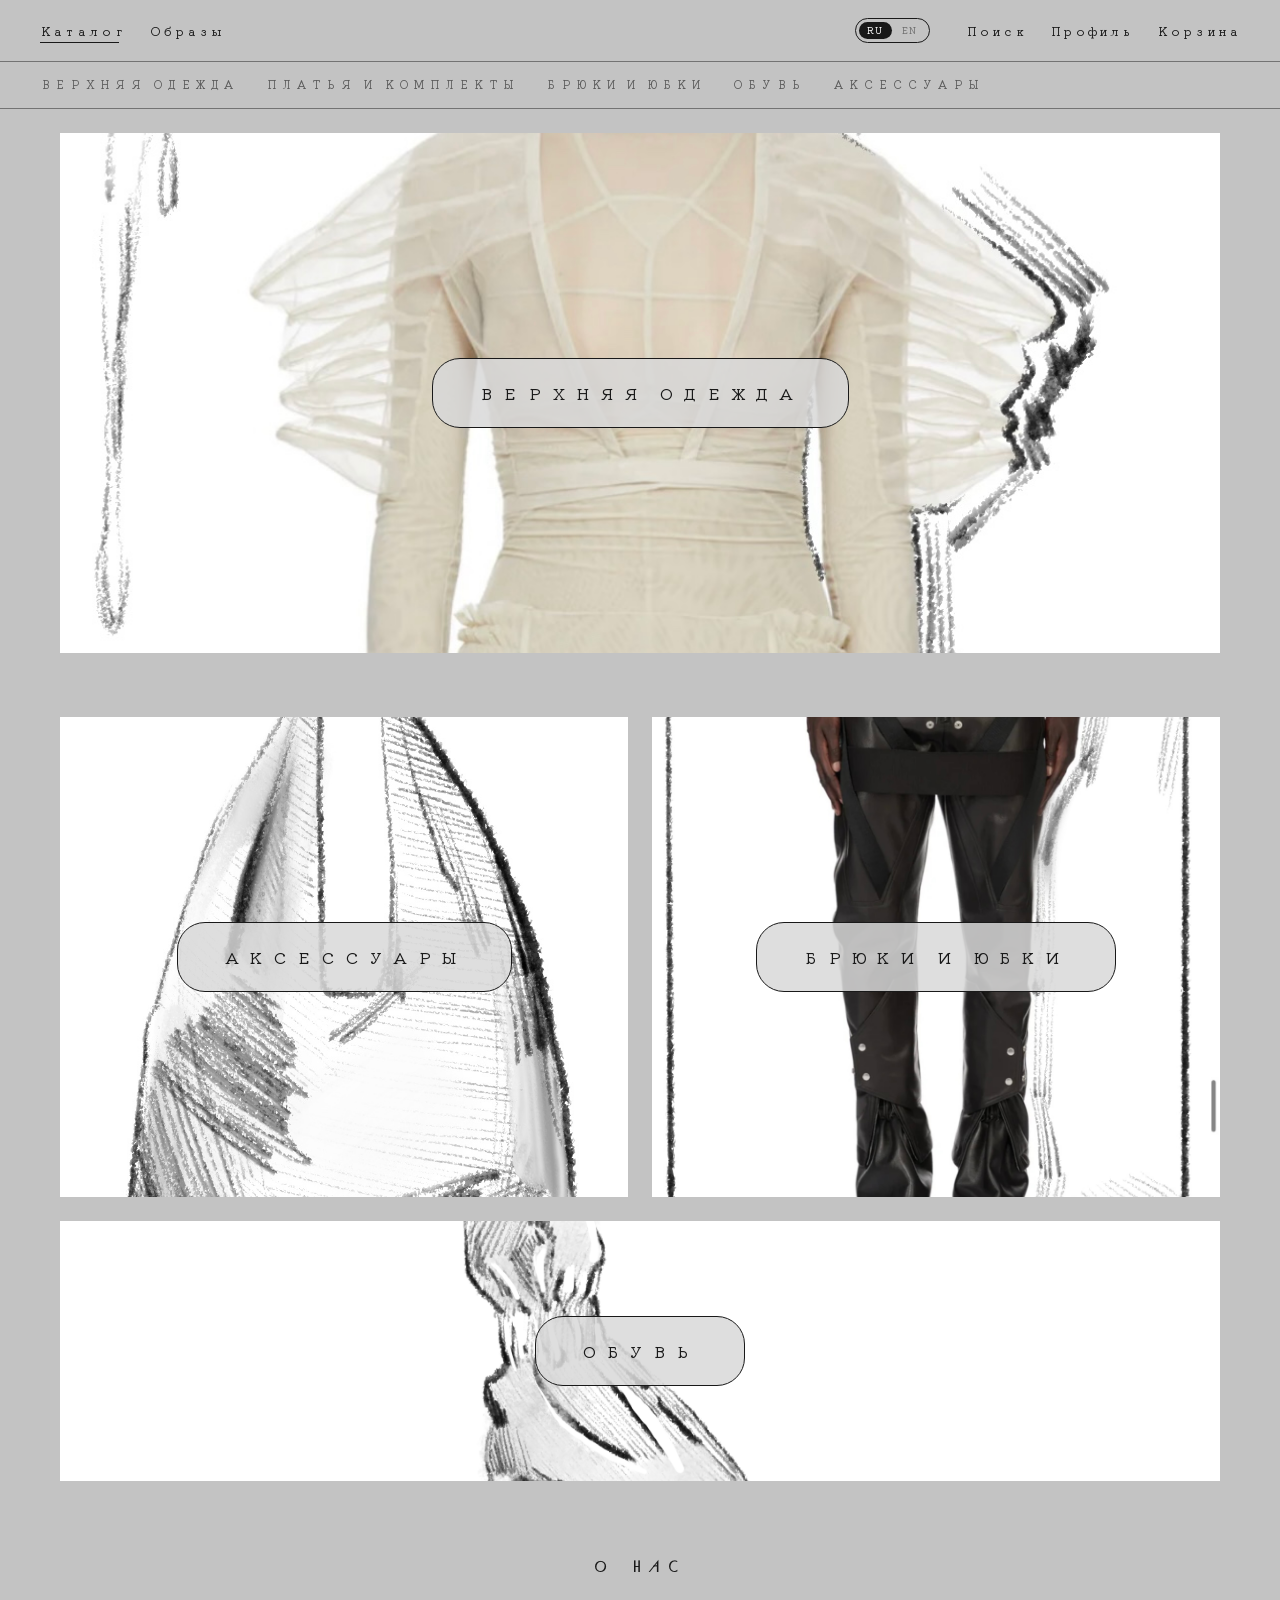
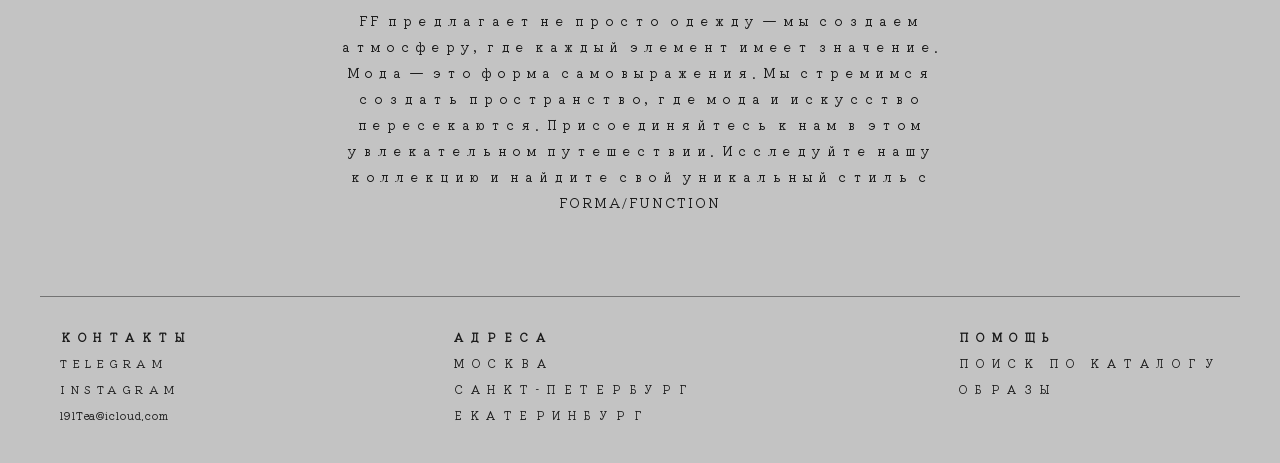
<file: index.html>
<!DOCTYPE html>
<html lang="ru">
<head>
  <meta charset="UTF-8" />
  <meta name="viewport" content="width=device-width, initial-scale=1.0" />
  <link rel="stylesheet" href="index.css" />
  <link rel="stylesheet" href="animations.css" />
  <link rel="stylesheet" href="shared.css" />
  <script src="js/animations.js" defer></script>
  <title>Главная</title>
</head>
<body>
                <header class="header">
    <div class="header-row">
      <div class="header-left">
        <button type="button" class="nav-button is-current" data-link="index.html">Каталог</button>
        <button type="button" class="nav-button" data-link="collection.html">Образы</button>
      </div>
      <div class="header-right">
        <div class="lang-switch" role="group" aria-label="Language">
          <button type="button" class="lang-opt" data-lang="ru" aria-pressed="true">RU</button>
          <button type="button" class="lang-opt" data-lang="en" aria-pressed="false">EN</button>
        </div>
        <button type="button" class="nav-button" data-link="search.html">Поиск</button>
        <button type="button" class="nav-button" data-link="profile.html">Профиль</button>
        <button type="button" class="nav-button" data-link="cart.html">Корзина<span class="cart-count" data-cart-count></span></button>
      </div>
    </div>
    <nav class="tabs-wrap" aria-label="Категории одежды">
      <div class="tabs">
        <a class="tab" href="outerwear.html">Верхняя одежда</a>
        <a class="tab" href="dresses.html">Платья и комплекты</a>
        <a class="tab" href="pants.html">Брюки и юбки</a>
        <a class="tab" href="shoes.html">Обувь</a>
        <a class="tab" href="accessories.html">Аксессуары</a>
      </div>
    </nav>
  </header>

  <main class="page-content">
    <section class="hero-section">
      <img src="images/land_top.jpg" alt="Верхняя одежда" class="hero-image" />
      <button class="hero-button" data-link="outerwear.html">Верхняя одежда</button>
    </section>

    <section class="categories-grid">
      <div class="category-card">
        <img src="images/land_accs.jpg" alt="Аксессуары" class="category-image" />
        <button type="button" class="category-button" data-link="accessories.html">Аксессуары</button>
      </div>
      <div class="category-card">
        <img src="images/land_pants.jpg" alt="Брюки и юбки" class="category-image" />
        <button type="button" class="category-button" data-link="pants.html">Брюки и юбки</button>
      </div>
    </section>

    <section class="big-category">
      <img src="images/land_shoes.jpg" alt="Обувь" class="category-image" />
      <button type="button" class="category-button" data-link="shoes.html">Обувь</button>
    </section>

    <section class="about-section">
      <h2>О нас</h2>
      <p>
        FF предлагает не просто одежду — мы создаем атмосферу, где каждый элемент имеет значение.
        Мода — это форма самовыражения. Мы стремимся создать пространство, где мода и искусство пересекаются.
        Присоединяйтесь к нам в этом увлекательном путешествии.
        Исследуйте нашу коллекцию и найдите свой уникальный стиль с FORMA/FUNCTION
      </p>
    </section>
  </main>

              <footer class="footer">
    <div class="footer-column">
      <h3>Контакты</h3>
      <a class="footer-button" href="https://t.me/l9ltea" target="_blank" rel="noopener">Telegram</a>
      <a class="footer-button" href="https://www.instagram.com/l9ltea/" target="_blank" rel="noopener">Instagram</a>
      <a class="footer-button footer-mail" href="mailto:l9lTea@icloud.com">l9lTea@icloud.com</a>
    </div>
    <div class="footer-column">
      <h3>Адреса</h3>
      <p>Москва</p>
      <p>Санкт-Петербург</p>
      <p>Екатеринбург</p>
    </div>
    <div class="footer-column">
      <h3>Помощь</h3>
      <button class="footer-button" data-link="search.html">Поиск по каталогу</button>
      <button class="footer-button" data-link="collection.html">Образы</button>
    </div>
  </footer>
  <script src="js/translate.js"></script>
  <script src="js/data.js"></script>
  <script src="js/cards.js"></script>
  <script src="js/cart.js"></script>
  <script src="js/script.js"></script>
</body>
</html>
</file>
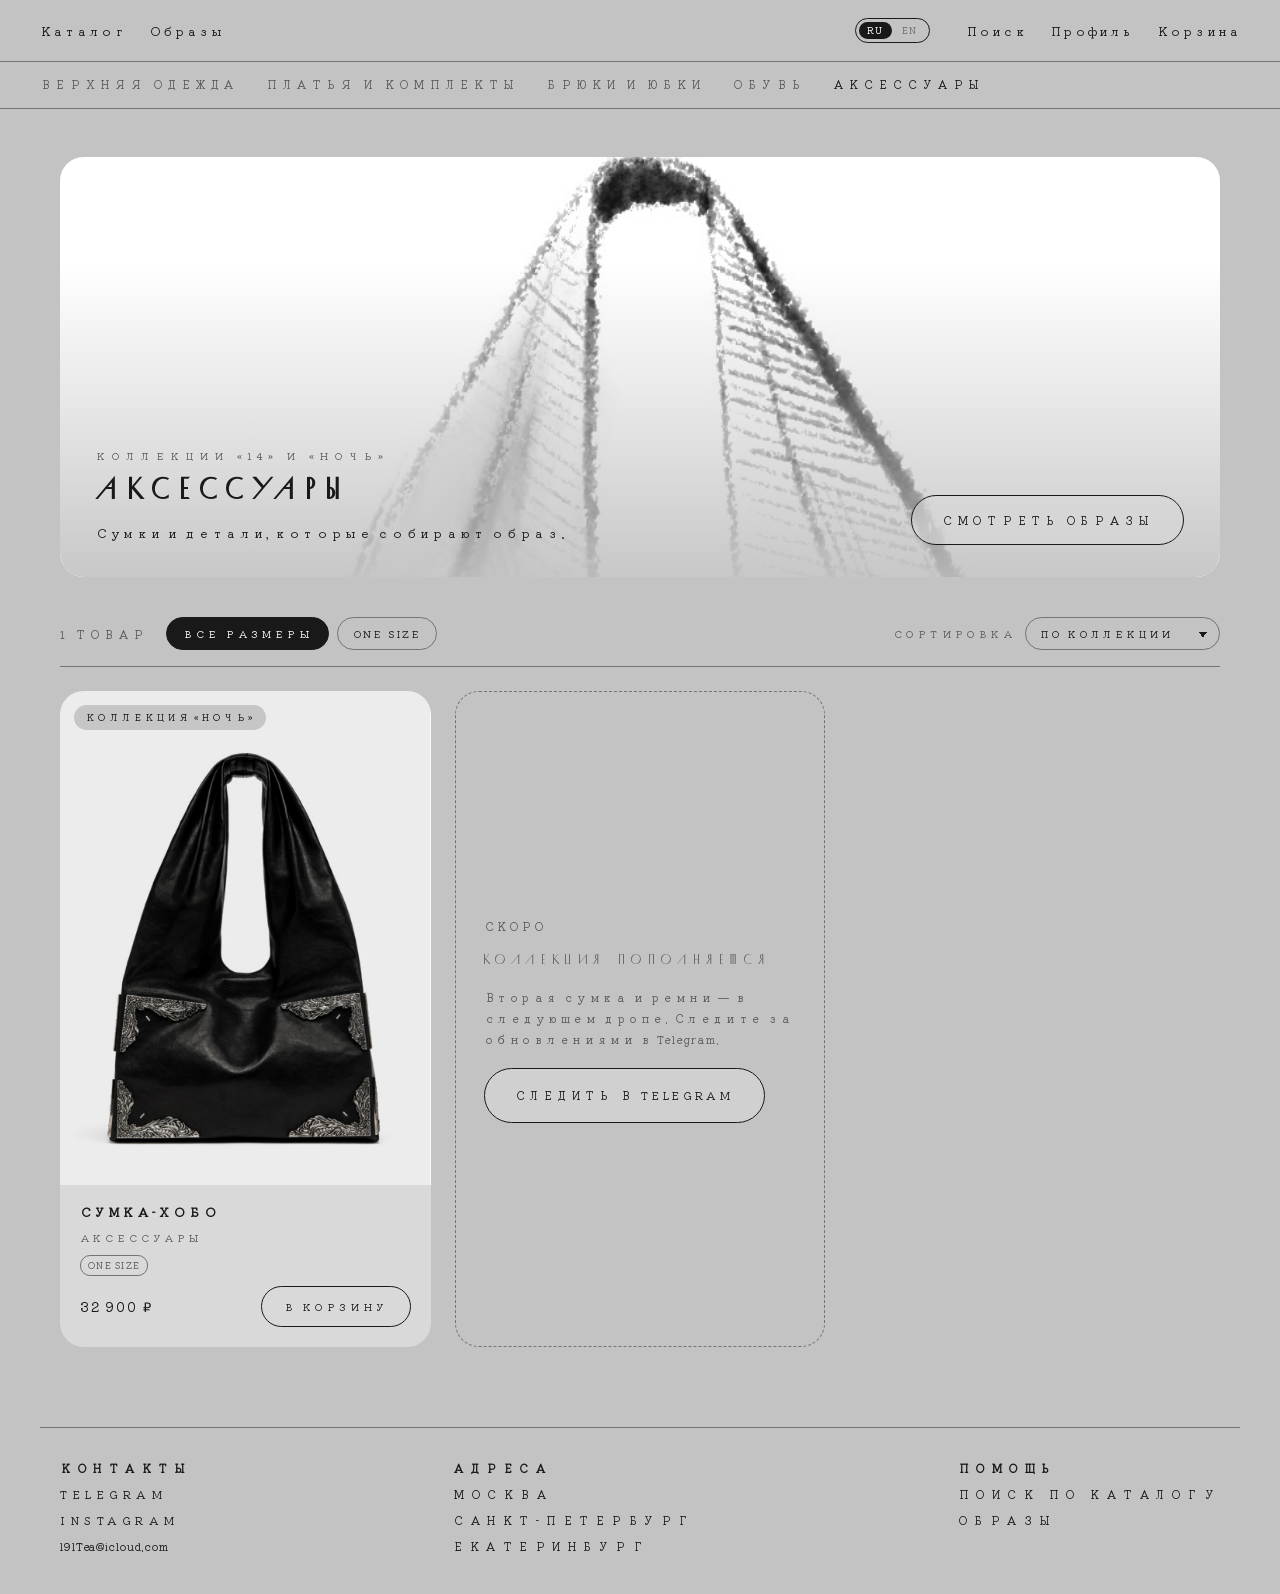
<file: accessories.html>
<!DOCTYPE html>
<html lang="ru">
<head>
  <meta charset="UTF-8" />
  <meta name="viewport" content="width=device-width, initial-scale=1.0" />
  <title>Аксессуары — FORMA/FUNCTION</title>
  <link rel="stylesheet" href="index.css" />
  <link rel="stylesheet" href="animations.css" />
  <link rel="stylesheet" href="shared.css" />
  <script src="js/animations.js" defer></script>
</head>
<body>
  <header class="header">
    <div class="header-row">
      <div class="header-left">
        <button type="button" class="nav-button" data-link="index.html">Каталог</button>
        <button type="button" class="nav-button" data-link="collection.html">Образы</button>
      </div>
      <div class="header-right">
        <div class="lang-switch" role="group" aria-label="Language">
          <button type="button" class="lang-opt" data-lang="ru" aria-pressed="true">RU</button>
          <button type="button" class="lang-opt" data-lang="en" aria-pressed="false">EN</button>
        </div>
        <button type="button" class="nav-button" data-link="search.html">Поиск</button>
        <button type="button" class="nav-button" data-link="profile.html">Профиль</button>
        <button type="button" class="nav-button" data-link="cart.html">Корзина<span class="cart-count" data-cart-count></span></button>
      </div>
    </div>
    <nav class="tabs-wrap" aria-label="Категории одежды">
      <div class="tabs">
        <a class="tab" href="outerwear.html">Верхняя одежда</a>
        <a class="tab" href="dresses.html">Платья и комплекты</a>
        <a class="tab" href="pants.html">Брюки и юбки</a>
        <a class="tab" href="shoes.html">Обувь</a>
        <a class="tab is-current" href="accessories.html">Аксессуары</a>
      </div>
    </nav>
  </header>

  <main class="page-content" data-category="accessories">
    <section class="cat-hero">
      <img src="images/land_accs.jpg" alt="Аксессуары" class="cat-hero-image" />
      <div class="cat-hero-text">
        <p class="eyebrow">Коллекции «14» и «НОЧЬ»</p>
        <h1 class="cat-hero-title">Аксессуары</h1>
        <p class="cat-hero-note">Сумки и детали, которые собирают образ.</p>
      </div>
      <div class="cat-hero-actions">
        <button type="button" class="ghost-button" data-link="collection.html">Смотреть образы</button>
      </div>
    </section>

    <section class="toolbar">
      <div class="toolbar-left">
        <span class="count-label" data-count></span>
        <div class="chip-row" data-size-filters></div>
      </div>
      <label class="sort-wrap">
        Сортировка
        <select class="sort-select" data-sort>
          <option value="default">по коллекции</option>
          <option value="new">сначала новые</option>
          <option value="price-asc">цена ↑</option>
          <option value="price-desc">цена ↓</option>
        </select>
      </label>
    </section>

    <section class="product-grid" data-product-grid aria-live="polite"></section>
  </main>

  <footer class="footer">
    <div class="footer-column">
      <h3>Контакты</h3>
      <a class="footer-button" href="https://t.me/l9ltea" target="_blank" rel="noopener">Telegram</a>
      <a class="footer-button" href="https://www.instagram.com/l9ltea/" target="_blank" rel="noopener">Instagram</a>
      <a class="footer-button footer-mail" href="mailto:l9lTea@icloud.com">l9lTea@icloud.com</a>
    </div>
    <div class="footer-column">
      <h3>Адреса</h3>
      <p>Москва</p>
      <p>Санкт-Петербург</p>
      <p>Екатеринбург</p>
    </div>
    <div class="footer-column">
      <h3>Помощь</h3>
      <button class="footer-button" data-link="search.html">Поиск по каталогу</button>
      <button class="footer-button" data-link="collection.html">Образы</button>
    </div>
  </footer>

  <script src="js/translate.js"></script>
  <script src="js/data.js"></script>
  <script src="js/cards.js"></script>
  <script src="js/cart.js"></script>
  <script src="js/catalog.js"></script>
  <script src="js/script.js"></script>
</body>
</html>
</file>
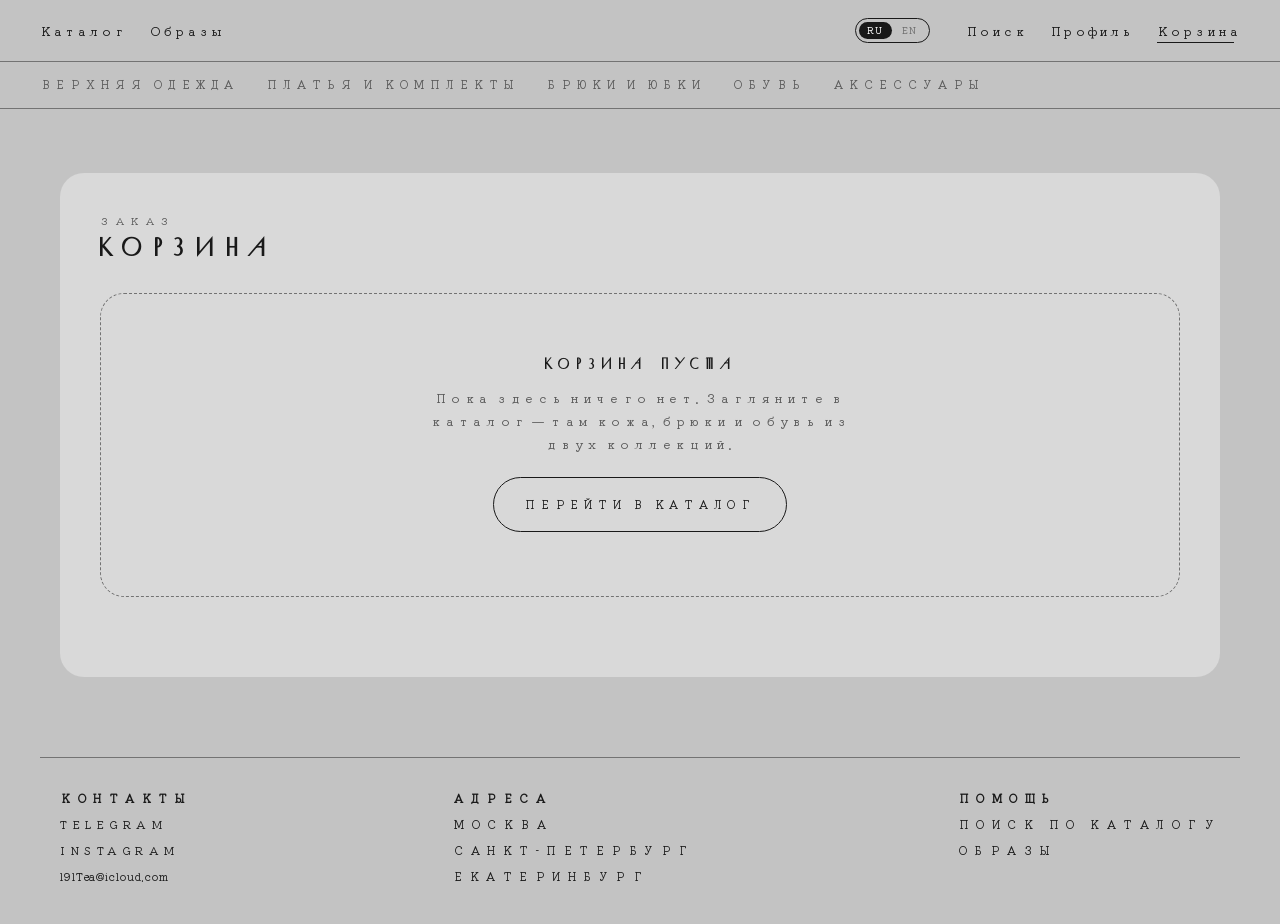
<file: cart.html>
<!DOCTYPE html>
<html lang="ru">
<head>
  <meta charset="UTF-8" />
  <meta name="viewport" content="width=device-width, initial-scale=1.0" />
  <title>Корзина — FORMA/FUNCTION</title>
  <link rel="stylesheet" href="cart.css" />
  <link rel="stylesheet" href="animations.css" />
  <link rel="stylesheet" href="shared.css" />
  <script src="js/animations.js" defer></script>
</head>
<body>
  <header class="header">
    <div class="header-row">
      <div class="header-left">
        <button type="button" class="nav-button" data-link="index.html">Каталог</button>
        <button type="button" class="nav-button" data-link="collection.html">Образы</button>
      </div>
      <div class="header-right">
        <div class="lang-switch" role="group" aria-label="Language">
          <button type="button" class="lang-opt" data-lang="ru" aria-pressed="true">RU</button>
          <button type="button" class="lang-opt" data-lang="en" aria-pressed="false">EN</button>
        </div>
        <button type="button" class="nav-button" data-link="search.html">Поиск</button>
        <button type="button" class="nav-button" data-link="profile.html">Профиль</button>
        <button type="button" class="nav-button is-current" data-link="cart.html">Корзина<span class="cart-count" data-cart-count></span></button>
      </div>
    </div>
    <nav class="tabs-wrap" aria-label="Категории одежды">
      <div class="tabs">
        <a class="tab" href="outerwear.html">Верхняя одежда</a>
        <a class="tab" href="dresses.html">Платья и комплекты</a>
        <a class="tab" href="pants.html">Брюки и юбки</a>
        <a class="tab" href="shoes.html">Обувь</a>
        <a class="tab" href="accessories.html">Аксессуары</a>
      </div>
    </nav>
  </header>

  <main class="page-content cart-page" data-cart-page>
    <section class="cart-panel">
      <p class="eyebrow">Заказ</p>
      <h1 class="cart-title">Корзина</h1>
      <div class="cart-items" data-cart-items></div>
      <div class="cart-total" data-cart-total hidden>
        <div class="total-label">Итого</div>
        <div class="total-amount" data-cart-amount>0 ₽</div>
      </div>
      <button class="checkout-btn" data-checkout data-action="checkout" hidden>Оформить заказ</button>
    </section>
  </main>

  <footer class="footer">
    <div class="footer-column">
      <h3>Контакты</h3>
      <a class="footer-button" href="https://t.me/l9ltea" target="_blank" rel="noopener">Telegram</a>
      <a class="footer-button" href="https://www.instagram.com/l9ltea/" target="_blank" rel="noopener">Instagram</a>
      <a class="footer-button footer-mail" href="mailto:l9lTea@icloud.com">l9lTea@icloud.com</a>
    </div>
    <div class="footer-column">
      <h3>Адреса</h3>
      <p>Москва</p>
      <p>Санкт-Петербург</p>
      <p>Екатеринбург</p>
    </div>
    <div class="footer-column">
      <h3>Помощь</h3>
      <button class="footer-button" data-link="search.html">Поиск по каталогу</button>
      <button class="footer-button" data-link="collection.html">Образы</button>
    </div>
  </footer>

  <script src="js/translate.js"></script>
  <script src="js/data.js"></script>
  <script src="js/cards.js"></script>
  <script src="js/cart.js"></script>
  <script src="js/script.js"></script>
</body>
</html>
</file>
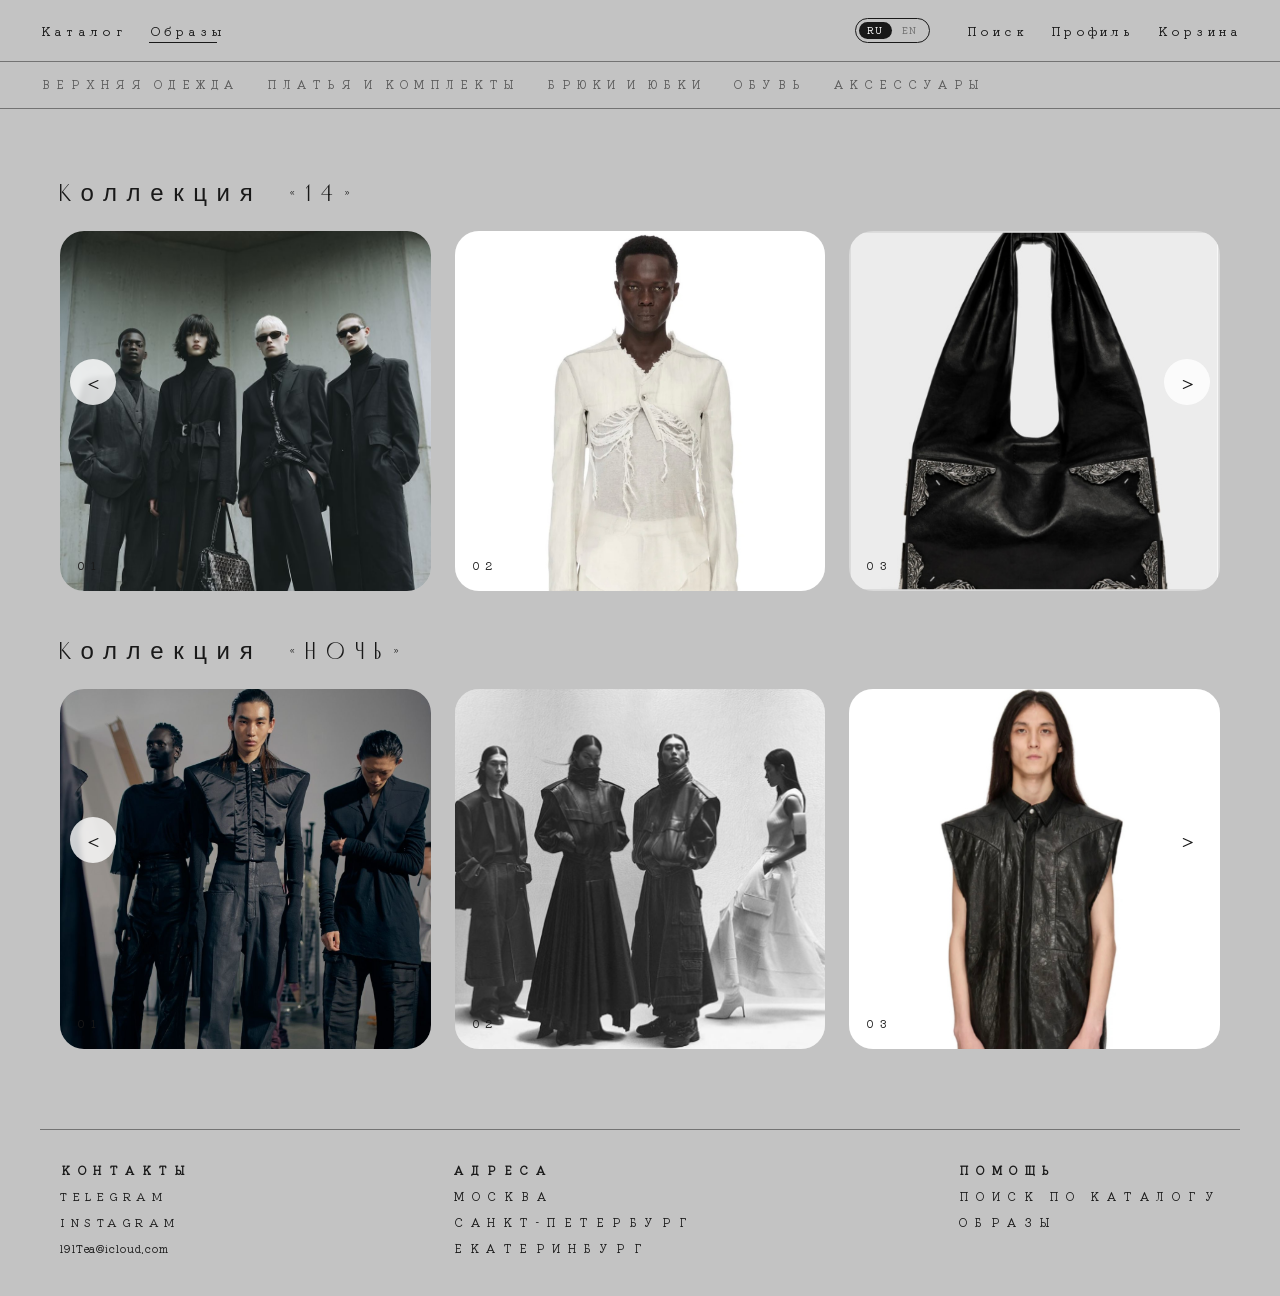
<file: collection.html>
<!DOCTYPE html>
<html lang="ru">
<head>
  <meta charset="UTF-8" />
  <meta name="viewport" content="width=device-width, initial-scale=1.0" />
  <link rel="stylesheet" href="collection.css" />
  <link rel="stylesheet" href="animations.css" />
  <link rel="stylesheet" href="shared.css" />
  <script src="js/animations.js" defer></script>
  <title>Коллекция</title>
</head>
<body>
                <header class="header">
    <div class="header-row">
      <div class="header-left">
        <button type="button" class="nav-button" data-link="index.html">Каталог</button>
        <button type="button" class="nav-button is-current" data-link="collection.html">Образы</button>
      </div>
      <div class="header-right">
        <div class="lang-switch" role="group" aria-label="Language">
          <button type="button" class="lang-opt" data-lang="ru" aria-pressed="true">RU</button>
          <button type="button" class="lang-opt" data-lang="en" aria-pressed="false">EN</button>
        </div>
        <button type="button" class="nav-button" data-link="search.html">Поиск</button>
        <button type="button" class="nav-button" data-link="profile.html">Профиль</button>
        <button type="button" class="nav-button" data-link="cart.html">Корзина<span class="cart-count" data-cart-count></span></button>
      </div>
    </div>
    <nav class="tabs-wrap" aria-label="Категории одежды">
      <div class="tabs">
        <a class="tab" href="outerwear.html">Верхняя одежда</a>
        <a class="tab" href="dresses.html">Платья и комплекты</a>
        <a class="tab" href="pants.html">Брюки и юбки</a>
        <a class="tab" href="shoes.html">Обувь</a>
        <a class="tab" href="accessories.html">Аксессуары</a>
      </div>
    </nav>
  </header>

  <main class="page-content collection-page">
    <section class="collection-section" id="collection-1">
      <div class="collection-title">Коллекция «14»</div>
      <div class="collection-row">
        <div class="collection-card">
          <img src="images/coll_night.jpg" alt="Коллекция ночь 01" class="collection-image" />
          <div class="card-label">01</div>
        </div>
        <div class="collection-card">
          <img src="images/coll_night_1.png" alt="Коллекция ночь 02" class="collection-image" />
          <div class="card-label">02</div>
        </div>
        <div class="collection-card large-card">
          <img src="images/coll_night_bag.png" alt="Коллекция ночь 03" class="collection-image" />
          <div class="card-label">03</div>
        </div>
        <div class="collection-card">
          <img src="images/coll_night_comb.png" alt="Коллекция ночь 04" class="collection-image" />
          <div class="card-label">04</div>
        </div>
        <div class="collection-card">
          <img src="images/coll_night_dress.png" alt="Коллекция ночь 05" class="collection-image" />
          <div class="card-label">05</div>
        </div>
        <div class="collection-card large-card">
          <img src="images/coll_night_dress1.png" alt="Коллекция ночь 06" class="collection-image" />
          <div class="card-label">06</div>
        </div>
        <div class="collection-card">
          <img src="images/coll_night_pants.jpg" alt="Коллекция ночь 07" class="collection-image" />
          <div class="card-label">07</div>
        </div>
        <div class="collection-card">
          <img src="images/coll_night_pants1.png" alt="Коллекция ночь 08" class="collection-image" />
          <div class="card-label">08</div>
        </div>
        <div class="collection-card large-card">
          <img src="images/coll_night_shoes.png" alt="Коллекция ночь 09" class="collection-image" />
          <div class="card-label">09</div>
        </div>
      </div>
      <button type="button" class="row-arrow left" data-action="prev-row">&lt;</button>
      <button type="button" class="row-arrow right" data-action="next-row">&gt;</button>
    </section>

    <section class="collection-section" id="collection-2">
      <div class="collection-title">Коллекция «НОЧЬ»</div>
      <div class="collection-row">
        <div class="collection-card">
          <img src="images/coll_14.jpg" alt="Коллекция 14 01" class="collection-image" />
          <div class="card-label">01</div>
        </div>
        <div class="collection-card">
          <img src="images/coll_14_2.jpg" alt="Коллекция 14 02" class="collection-image" />
          <div class="card-label">02</div>
        </div>
        <div class="collection-card large-card">
          <img src="images/coll_14_jacket.png" alt="Коллекция 14 03" class="collection-image" />
          <div class="card-label">03</div>
        </div>
        <div class="collection-card">
          <img src="images/coll_14_jacket1.png" alt="Коллекция 14 04" class="collection-image" />
          <div class="card-label">04</div>
        </div>
        <div class="collection-card">
          <img src="images/coll_14_jacket2.png" alt="Коллекция 14 05" class="collection-image" />
          <div class="card-label">05</div>
        </div>
        <div class="collection-card large-card">
          <img src="images/coll_14_jacket3.png" alt="Коллекция 14 06" class="collection-image" />
          <div class="card-label">06</div>
        </div>
        <div class="collection-card">
          <img src="images/coll_14_jacket4.png" alt="Коллекция 14 07" class="collection-image" />
          <div class="card-label">07</div>
        </div>
        <div class="collection-card">
          <img src="images/coll_14_pants.jpg" alt="Коллекция 14 08" class="collection-image" />
          <div class="card-label">08</div>
        </div>
        <div class="collection-card large-card">
          <img src="images/coll_14_shoes.jpg" alt="Коллекция 14 09" class="collection-image" />
          <div class="card-label">09</div>
        </div>
      </div>
      <button type="button" class="row-arrow left" data-action="prev-row">&lt;</button>
      <button type="button" class="row-arrow right" data-action="next-row">&gt;</button>
    </section>
  </main>

              <footer class="footer">
    <div class="footer-column">
      <h3>Контакты</h3>
      <a class="footer-button" href="https://t.me/l9ltea" target="_blank" rel="noopener">Telegram</a>
      <a class="footer-button" href="https://www.instagram.com/l9ltea/" target="_blank" rel="noopener">Instagram</a>
      <a class="footer-button footer-mail" href="mailto:l9lTea@icloud.com">l9lTea@icloud.com</a>
    </div>
    <div class="footer-column">
      <h3>Адреса</h3>
      <p>Москва</p>
      <p>Санкт-Петербург</p>
      <p>Екатеринбург</p>
    </div>
    <div class="footer-column">
      <h3>Помощь</h3>
      <button class="footer-button" data-link="search.html">Поиск по каталогу</button>
      <button class="footer-button" data-link="collection.html">Образы</button>
    </div>
  </footer>
  <script src="js/translate.js"></script>
  <script src="js/data.js"></script>
  <script src="js/cards.js"></script>
  <script src="js/cart.js"></script>
  <script src="js/script.js"></script>
</body>
</html>
</file>
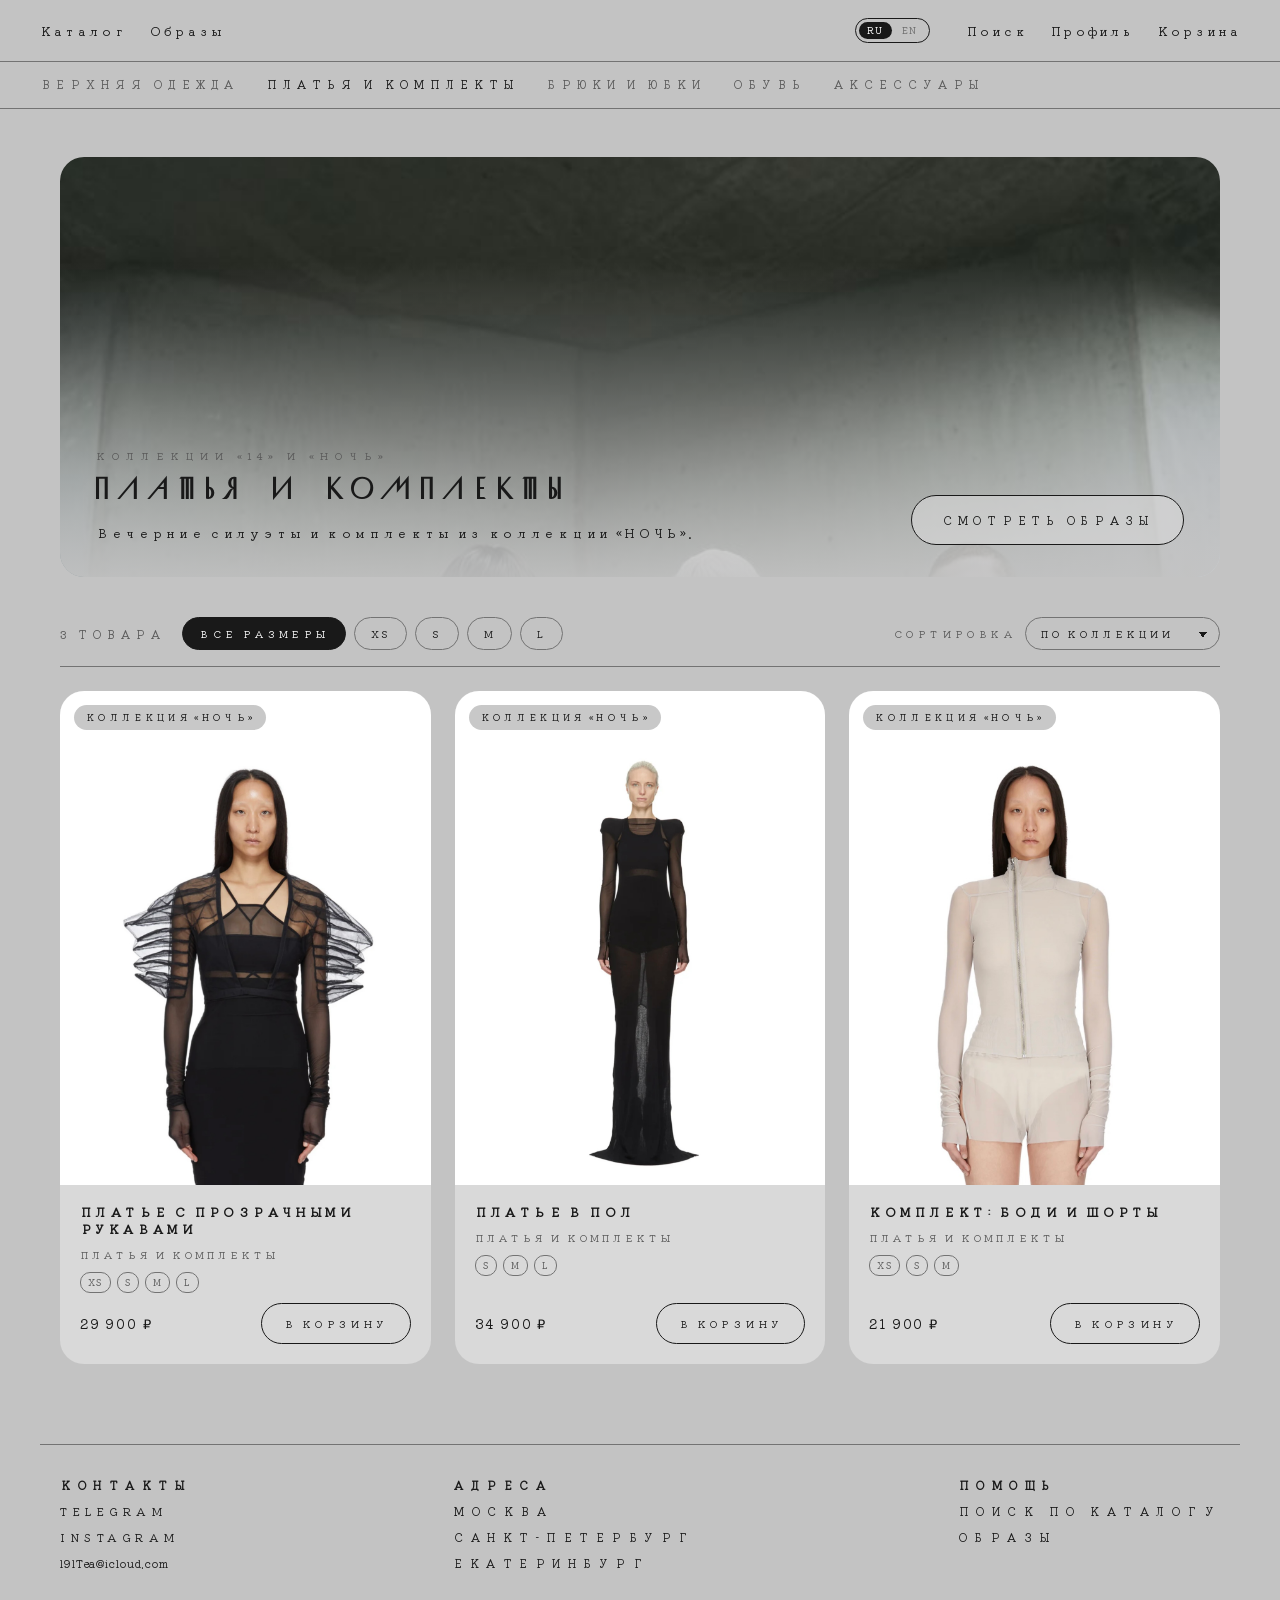
<file: dresses.html>
<!DOCTYPE html>
<html lang="ru">
<head>
  <meta charset="UTF-8" />
  <meta name="viewport" content="width=device-width, initial-scale=1.0" />
  <title>Платья и комплекты — FORMA/FUNCTION</title>
  <link rel="stylesheet" href="index.css" />
  <link rel="stylesheet" href="animations.css" />
  <link rel="stylesheet" href="shared.css" />
  <script src="js/animations.js" defer></script>
</head>
<body>
  <header class="header">
    <div class="header-row">
      <div class="header-left">
        <button type="button" class="nav-button" data-link="index.html">Каталог</button>
        <button type="button" class="nav-button" data-link="collection.html">Образы</button>
      </div>
      <div class="header-right">
        <div class="lang-switch" role="group" aria-label="Language">
          <button type="button" class="lang-opt" data-lang="ru" aria-pressed="true">RU</button>
          <button type="button" class="lang-opt" data-lang="en" aria-pressed="false">EN</button>
        </div>
        <button type="button" class="nav-button" data-link="search.html">Поиск</button>
        <button type="button" class="nav-button" data-link="profile.html">Профиль</button>
        <button type="button" class="nav-button" data-link="cart.html">Корзина<span class="cart-count" data-cart-count></span></button>
      </div>
    </div>
    <nav class="tabs-wrap" aria-label="Категории одежды">
      <div class="tabs">
        <a class="tab" href="outerwear.html">Верхняя одежда</a>
        <a class="tab is-current" href="dresses.html">Платья и комплекты</a>
        <a class="tab" href="pants.html">Брюки и юбки</a>
        <a class="tab" href="shoes.html">Обувь</a>
        <a class="tab" href="accessories.html">Аксессуары</a>
      </div>
    </nav>
  </header>

  <main class="page-content" data-category="dresses">
    <section class="cat-hero">
      <img src="images/coll_night.jpg" alt="Платья и комплекты" class="cat-hero-image" />
      <div class="cat-hero-text">
        <p class="eyebrow">Коллекции «14» и «НОЧЬ»</p>
        <h1 class="cat-hero-title">Платья и комплекты</h1>
        <p class="cat-hero-note">Вечерние силуэты и комплекты из коллекции «НОЧЬ».</p>
      </div>
      <div class="cat-hero-actions">
        <button type="button" class="ghost-button" data-link="collection.html">Смотреть образы</button>
      </div>
    </section>

    <section class="toolbar">
      <div class="toolbar-left">
        <span class="count-label" data-count></span>
        <div class="chip-row" data-size-filters></div>
      </div>
      <label class="sort-wrap">
        Сортировка
        <select class="sort-select" data-sort>
          <option value="default">по коллекции</option>
          <option value="new">сначала новые</option>
          <option value="price-asc">цена ↑</option>
          <option value="price-desc">цена ↓</option>
        </select>
      </label>
    </section>

    <section class="product-grid" data-product-grid aria-live="polite"></section>
  </main>

  <footer class="footer">
    <div class="footer-column">
      <h3>Контакты</h3>
      <a class="footer-button" href="https://t.me/l9ltea" target="_blank" rel="noopener">Telegram</a>
      <a class="footer-button" href="https://www.instagram.com/l9ltea/" target="_blank" rel="noopener">Instagram</a>
      <a class="footer-button footer-mail" href="mailto:l9lTea@icloud.com">l9lTea@icloud.com</a>
    </div>
    <div class="footer-column">
      <h3>Адреса</h3>
      <p>Москва</p>
      <p>Санкт-Петербург</p>
      <p>Екатеринбург</p>
    </div>
    <div class="footer-column">
      <h3>Помощь</h3>
      <button class="footer-button" data-link="search.html">Поиск по каталогу</button>
      <button class="footer-button" data-link="collection.html">Образы</button>
    </div>
  </footer>

  <script src="js/translate.js"></script>
  <script src="js/data.js"></script>
  <script src="js/cards.js"></script>
  <script src="js/cart.js"></script>
  <script src="js/catalog.js"></script>
  <script src="js/script.js"></script>
</body>
</html>
</file>
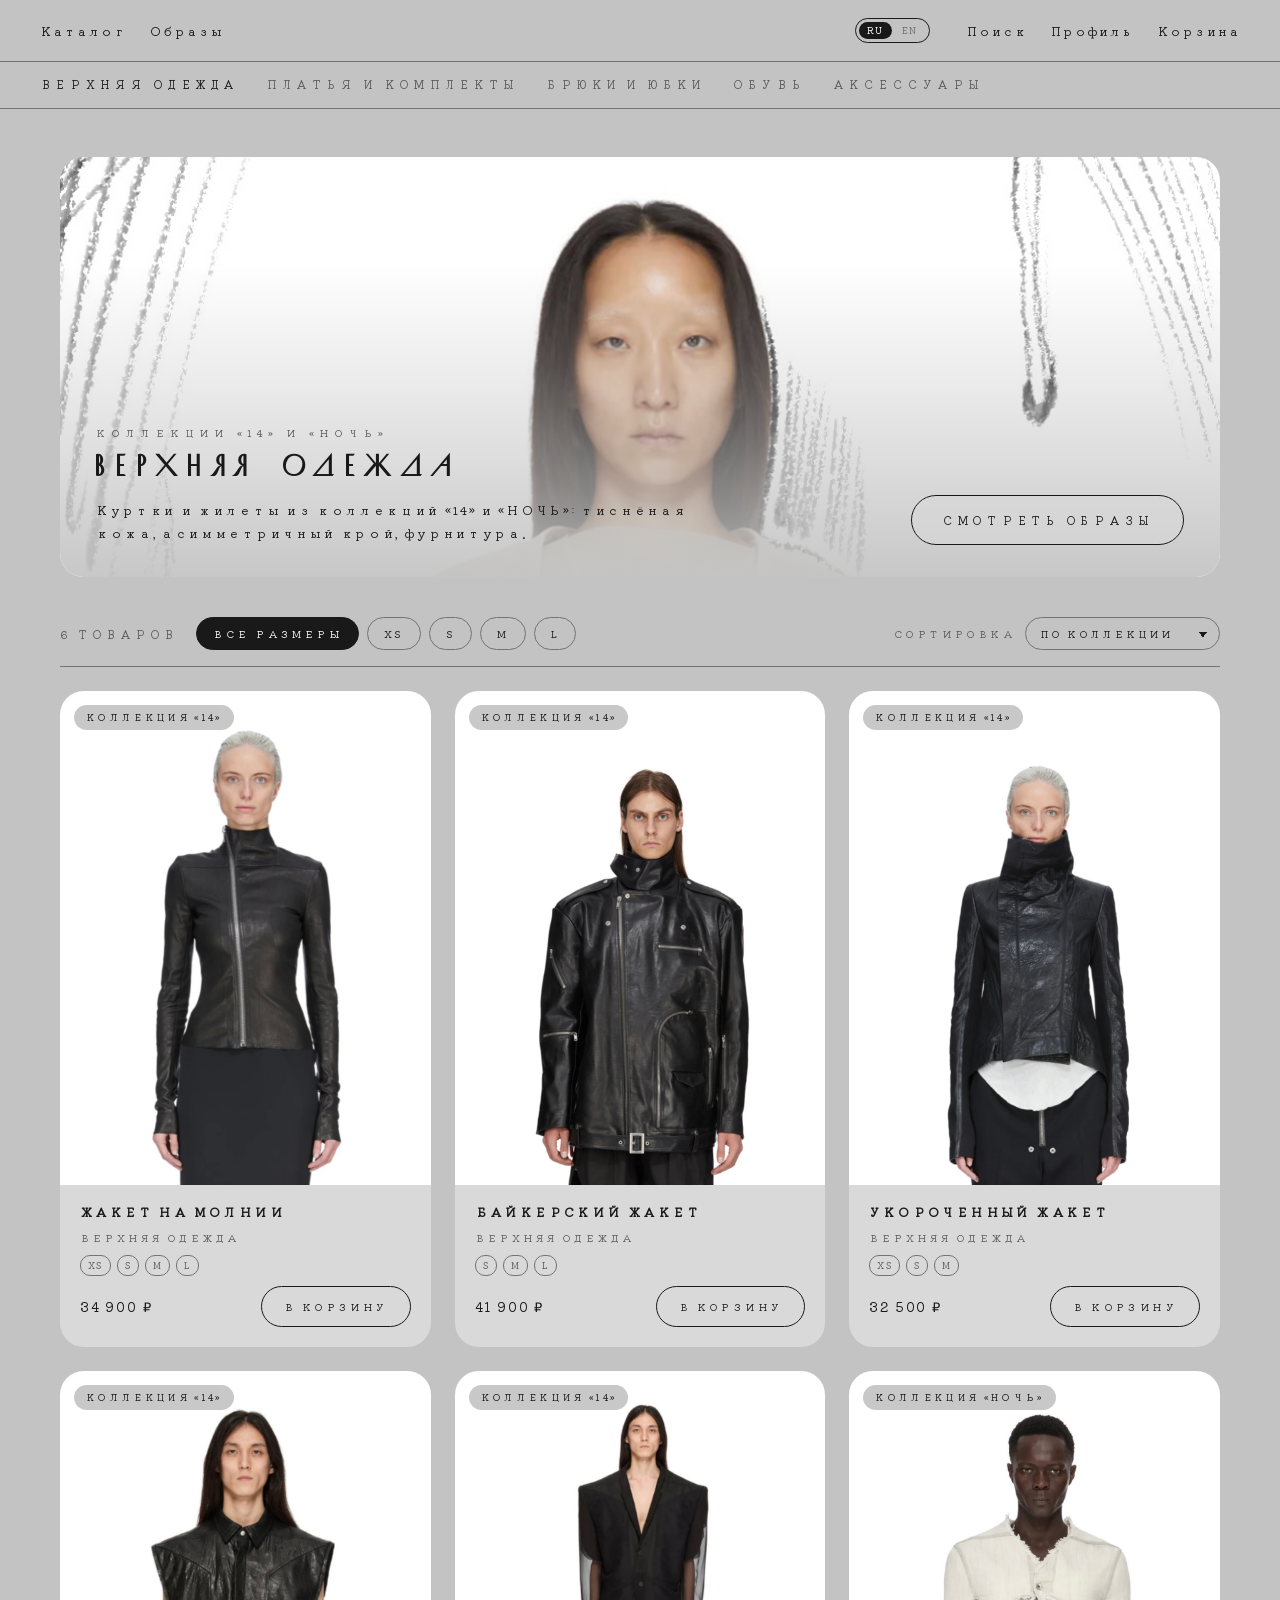
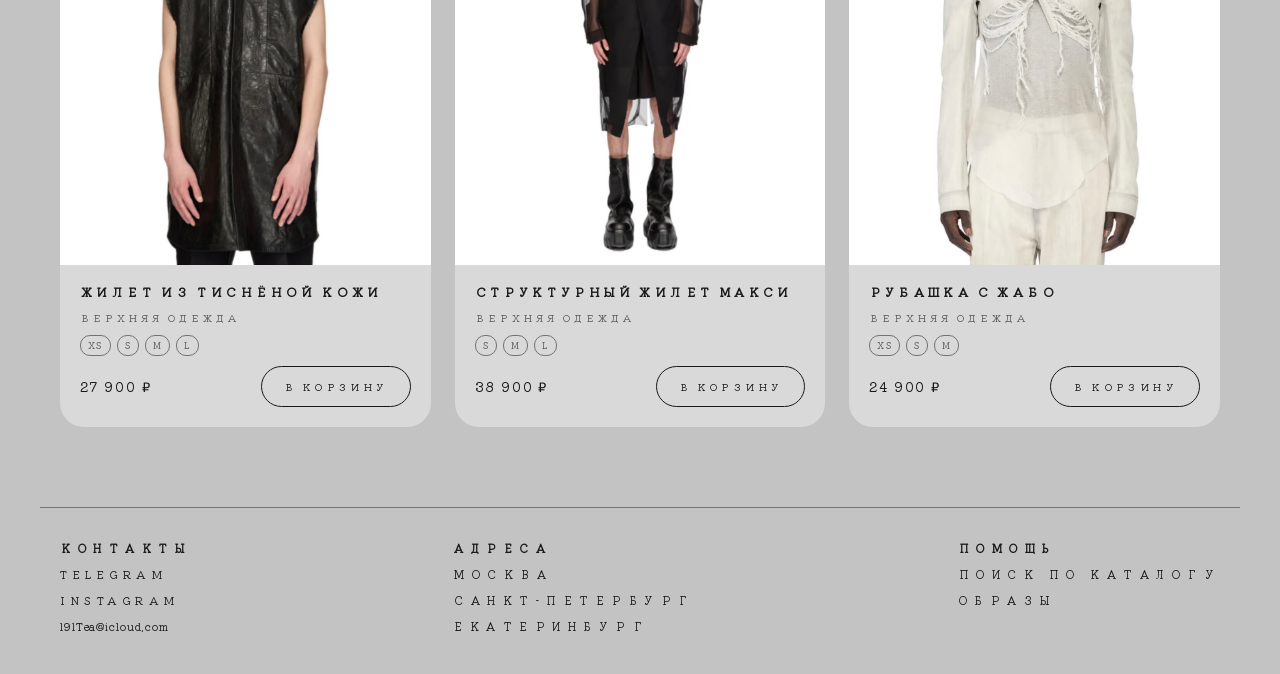
<file: outerwear.html>
<!DOCTYPE html>
<html lang="ru">
<head>
  <meta charset="UTF-8" />
  <meta name="viewport" content="width=device-width, initial-scale=1.0" />
  <title>Верхняя одежда — FORMA/FUNCTION</title>
  <link rel="stylesheet" href="index.css" />
  <link rel="stylesheet" href="animations.css" />
  <link rel="stylesheet" href="shared.css" />
  <script src="js/animations.js" defer></script>
</head>
<body>
  <header class="header">
    <div class="header-row">
      <div class="header-left">
        <button type="button" class="nav-button" data-link="index.html">Каталог</button>
        <button type="button" class="nav-button" data-link="collection.html">Образы</button>
      </div>
      <div class="header-right">
        <div class="lang-switch" role="group" aria-label="Language">
          <button type="button" class="lang-opt" data-lang="ru" aria-pressed="true">RU</button>
          <button type="button" class="lang-opt" data-lang="en" aria-pressed="false">EN</button>
        </div>
        <button type="button" class="nav-button" data-link="search.html">Поиск</button>
        <button type="button" class="nav-button" data-link="profile.html">Профиль</button>
        <button type="button" class="nav-button" data-link="cart.html">Корзина<span class="cart-count" data-cart-count></span></button>
      </div>
    </div>
    <nav class="tabs-wrap" aria-label="Категории одежды">
      <div class="tabs">
        <a class="tab is-current" href="outerwear.html">Верхняя одежда</a>
        <a class="tab" href="dresses.html">Платья и комплекты</a>
        <a class="tab" href="pants.html">Брюки и юбки</a>
        <a class="tab" href="shoes.html">Обувь</a>
        <a class="tab" href="accessories.html">Аксессуары</a>
      </div>
    </nav>
  </header>

  <main class="page-content" data-category="outerwear">
    <section class="cat-hero">
      <img src="images/land_top.jpg" alt="Верхняя одежда" class="cat-hero-image" />
      <div class="cat-hero-text">
        <p class="eyebrow">Коллекции «14» и «НОЧЬ»</p>
        <h1 class="cat-hero-title">Верхняя одежда</h1>
        <p class="cat-hero-note">Куртки и жилеты из коллекций «14» и «НОЧЬ»: тиснёная кожа, асимметричный крой, фурнитура.</p>
      </div>
      <div class="cat-hero-actions">
        <button type="button" class="ghost-button" data-link="collection.html">Смотреть образы</button>
      </div>
    </section>

    <section class="toolbar">
      <div class="toolbar-left">
        <span class="count-label" data-count></span>
        <div class="chip-row" data-size-filters></div>
      </div>
      <label class="sort-wrap">
        Сортировка
        <select class="sort-select" data-sort>
          <option value="default">по коллекции</option>
          <option value="new">сначала новые</option>
          <option value="price-asc">цена ↑</option>
          <option value="price-desc">цена ↓</option>
        </select>
      </label>
    </section>

    <section class="product-grid" data-product-grid aria-live="polite"></section>
  </main>

  <footer class="footer">
    <div class="footer-column">
      <h3>Контакты</h3>
      <a class="footer-button" href="https://t.me/l9ltea" target="_blank" rel="noopener">Telegram</a>
      <a class="footer-button" href="https://www.instagram.com/l9ltea/" target="_blank" rel="noopener">Instagram</a>
      <a class="footer-button footer-mail" href="mailto:l9lTea@icloud.com">l9lTea@icloud.com</a>
    </div>
    <div class="footer-column">
      <h3>Адреса</h3>
      <p>Москва</p>
      <p>Санкт-Петербург</p>
      <p>Екатеринбург</p>
    </div>
    <div class="footer-column">
      <h3>Помощь</h3>
      <button class="footer-button" data-link="search.html">Поиск по каталогу</button>
      <button class="footer-button" data-link="collection.html">Образы</button>
    </div>
  </footer>

  <script src="js/translate.js"></script>
  <script src="js/data.js"></script>
  <script src="js/cards.js"></script>
  <script src="js/cart.js"></script>
  <script src="js/catalog.js"></script>
  <script src="js/script.js"></script>
</body>
</html>
</file>
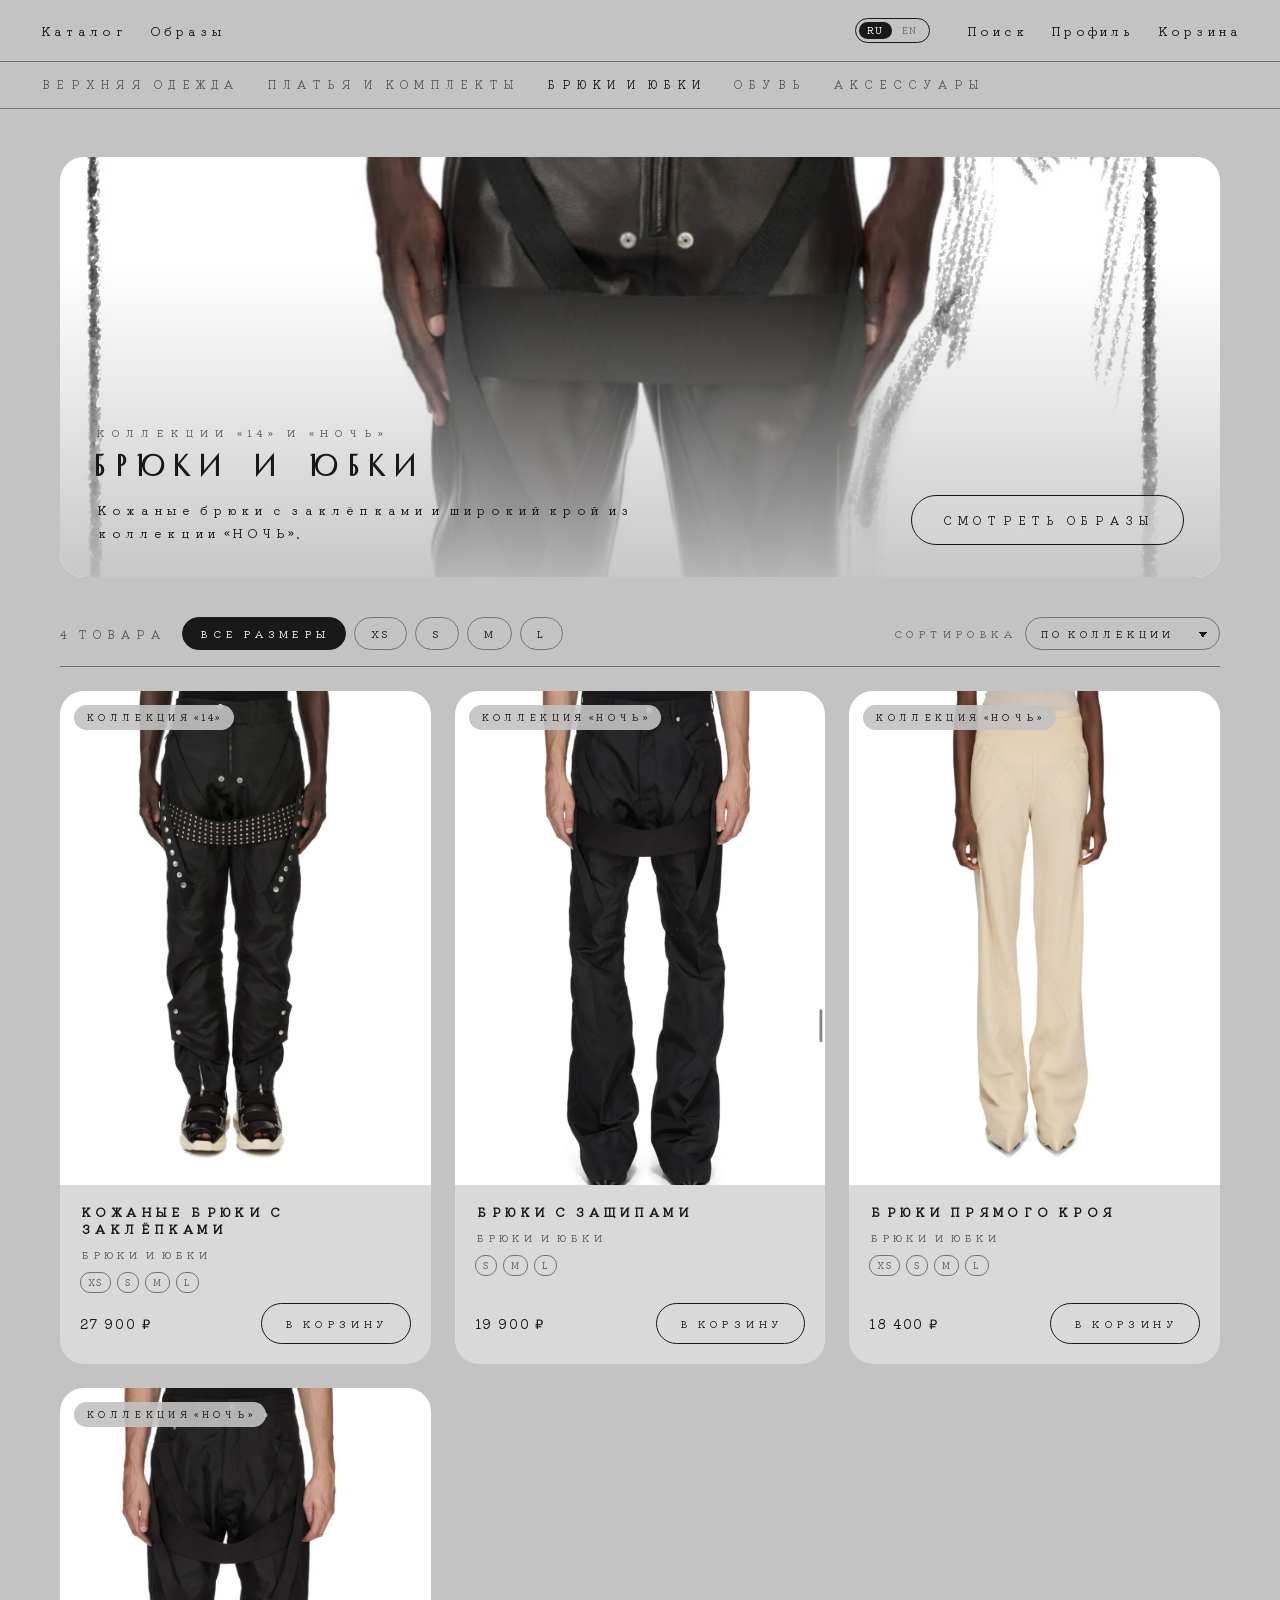
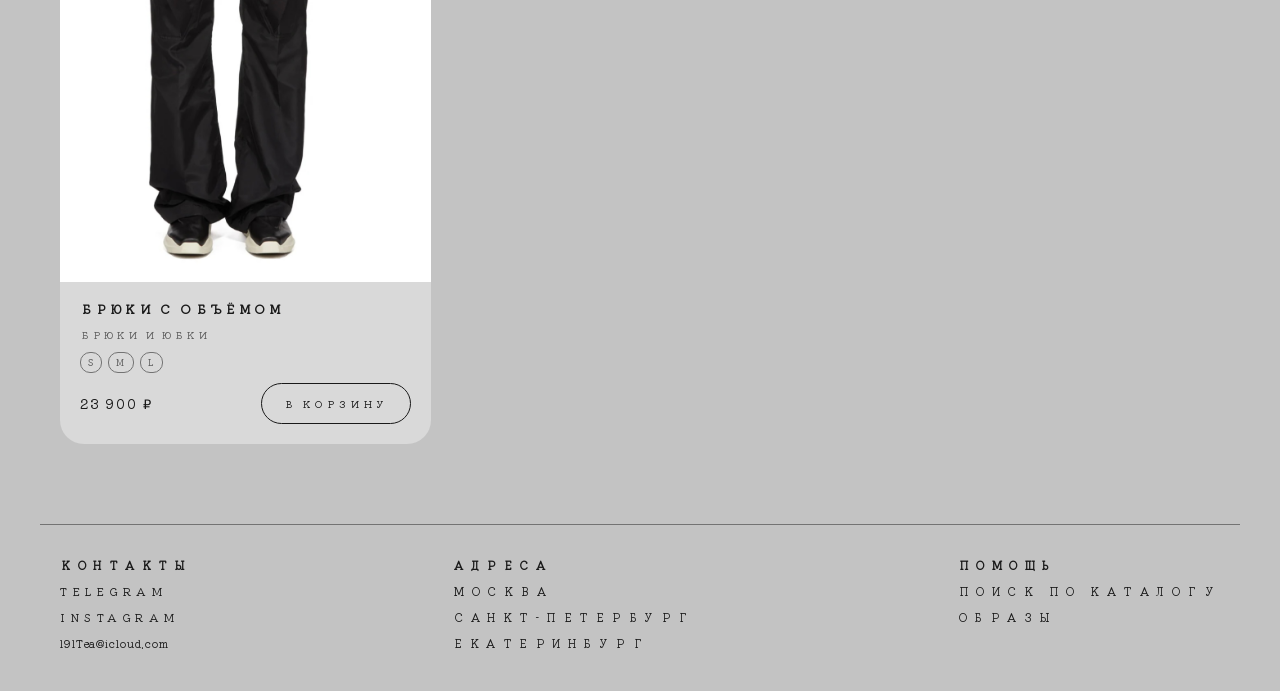
<file: pants.html>
<!DOCTYPE html>
<html lang="ru">
<head>
  <meta charset="UTF-8" />
  <meta name="viewport" content="width=device-width, initial-scale=1.0" />
  <title>Брюки и юбки — FORMA/FUNCTION</title>
  <link rel="stylesheet" href="index.css" />
  <link rel="stylesheet" href="animations.css" />
  <link rel="stylesheet" href="shared.css" />
  <script src="js/animations.js" defer></script>
</head>
<body>
  <header class="header">
    <div class="header-row">
      <div class="header-left">
        <button type="button" class="nav-button" data-link="index.html">Каталог</button>
        <button type="button" class="nav-button" data-link="collection.html">Образы</button>
      </div>
      <div class="header-right">
        <div class="lang-switch" role="group" aria-label="Language">
          <button type="button" class="lang-opt" data-lang="ru" aria-pressed="true">RU</button>
          <button type="button" class="lang-opt" data-lang="en" aria-pressed="false">EN</button>
        </div>
        <button type="button" class="nav-button" data-link="search.html">Поиск</button>
        <button type="button" class="nav-button" data-link="profile.html">Профиль</button>
        <button type="button" class="nav-button" data-link="cart.html">Корзина<span class="cart-count" data-cart-count></span></button>
      </div>
    </div>
    <nav class="tabs-wrap" aria-label="Категории одежды">
      <div class="tabs">
        <a class="tab" href="outerwear.html">Верхняя одежда</a>
        <a class="tab" href="dresses.html">Платья и комплекты</a>
        <a class="tab is-current" href="pants.html">Брюки и юбки</a>
        <a class="tab" href="shoes.html">Обувь</a>
        <a class="tab" href="accessories.html">Аксессуары</a>
      </div>
    </nav>
  </header>

  <main class="page-content" data-category="pants">
    <section class="cat-hero">
      <img src="images/land_pants.jpg" alt="Брюки и юбки" class="cat-hero-image" />
      <div class="cat-hero-text">
        <p class="eyebrow">Коллекции «14» и «НОЧЬ»</p>
        <h1 class="cat-hero-title">Брюки и юбки</h1>
        <p class="cat-hero-note">Кожаные брюки с заклёпками и широкий крой из коллекции «НОЧЬ».</p>
      </div>
      <div class="cat-hero-actions">
        <button type="button" class="ghost-button" data-link="collection.html">Смотреть образы</button>
      </div>
    </section>

    <section class="toolbar">
      <div class="toolbar-left">
        <span class="count-label" data-count></span>
        <div class="chip-row" data-size-filters></div>
      </div>
      <label class="sort-wrap">
        Сортировка
        <select class="sort-select" data-sort>
          <option value="default">по коллекции</option>
          <option value="new">сначала новые</option>
          <option value="price-asc">цена ↑</option>
          <option value="price-desc">цена ↓</option>
        </select>
      </label>
    </section>

    <section class="product-grid" data-product-grid aria-live="polite"></section>
  </main>

  <footer class="footer">
    <div class="footer-column">
      <h3>Контакты</h3>
      <a class="footer-button" href="https://t.me/l9ltea" target="_blank" rel="noopener">Telegram</a>
      <a class="footer-button" href="https://www.instagram.com/l9ltea/" target="_blank" rel="noopener">Instagram</a>
      <a class="footer-button footer-mail" href="mailto:l9lTea@icloud.com">l9lTea@icloud.com</a>
    </div>
    <div class="footer-column">
      <h3>Адреса</h3>
      <p>Москва</p>
      <p>Санкт-Петербург</p>
      <p>Екатеринбург</p>
    </div>
    <div class="footer-column">
      <h3>Помощь</h3>
      <button class="footer-button" data-link="search.html">Поиск по каталогу</button>
      <button class="footer-button" data-link="collection.html">Образы</button>
    </div>
  </footer>

  <script src="js/translate.js"></script>
  <script src="js/data.js"></script>
  <script src="js/cards.js"></script>
  <script src="js/cart.js"></script>
  <script src="js/catalog.js"></script>
  <script src="js/script.js"></script>
</body>
</html>
</file>
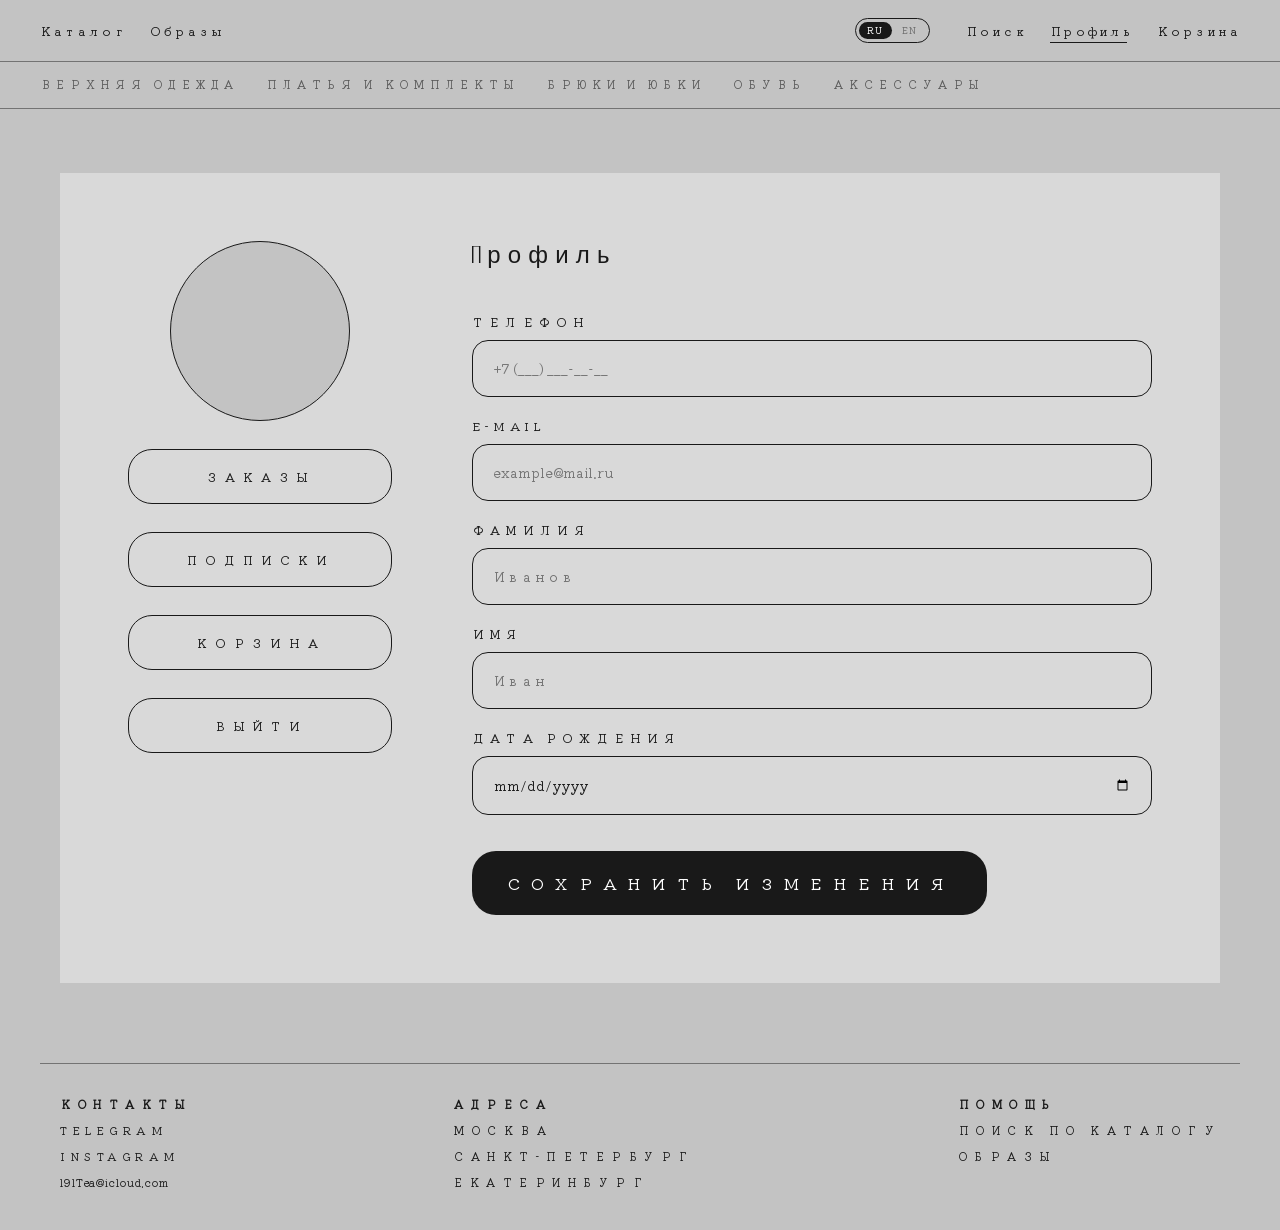
<file: profile.html>
<!DOCTYPE html>
<html lang="ru">
<head>
  <meta charset="UTF-8" />
  <meta name="viewport" content="width=device-width, initial-scale=1.0" />
  <link rel="stylesheet" href="profile.css" />
  <link rel="stylesheet" href="animations.css" />
  <link rel="stylesheet" href="shared.css" />
  <script src="js/animations.js" defer></script>
  <title>Профиль</title>
</head>
<body>
                <header class="header">
    <div class="header-row">
      <div class="header-left">
        <button type="button" class="nav-button" data-link="index.html">Каталог</button>
        <button type="button" class="nav-button" data-link="collection.html">Образы</button>
      </div>
      <div class="header-right">
        <div class="lang-switch" role="group" aria-label="Language">
          <button type="button" class="lang-opt" data-lang="ru" aria-pressed="true">RU</button>
          <button type="button" class="lang-opt" data-lang="en" aria-pressed="false">EN</button>
        </div>
        <button type="button" class="nav-button" data-link="search.html">Поиск</button>
        <button type="button" class="nav-button is-current" data-link="profile.html">Профиль</button>
        <button type="button" class="nav-button" data-link="cart.html">Корзина<span class="cart-count" data-cart-count></span></button>
      </div>
    </div>
    <nav class="tabs-wrap" aria-label="Категории одежды">
      <div class="tabs">
        <a class="tab" href="outerwear.html">Верхняя одежда</a>
        <a class="tab" href="dresses.html">Платья и комплекты</a>
        <a class="tab" href="pants.html">Брюки и юбки</a>
        <a class="tab" href="shoes.html">Обувь</a>
        <a class="tab" href="accessories.html">Аксессуары</a>
      </div>
    </nav>
  </header>

  <main class="page-content profile-page">
    <section class="profile-panel">
      <div class="profile-sidebar">
        <div class="profile-avatar"></div>
        <button class="profile-menu-button">Заказы</button>
        <button class="profile-menu-button">Подписки</button>
        <button class="profile-menu-button">Корзина</button>
        <button class="profile-menu-button">Выйти</button>
      </div>

      <div class="profile-form">
        <div class="profile-form-title">Профиль</div>
        <div class="profile-field">
          <label>Телефон</label>
          <input type="text" placeholder="+7 (___) ___-__-__" />
        </div>
        <div class="profile-field">
          <label>e-mail</label>
          <input type="email" placeholder="example@mail.ru" />
        </div>
        <div class="profile-field">
          <label>Фамилия</label>
          <input type="text" placeholder="Иванов" />
        </div>
        <div class="profile-field">
          <label>Имя</label>
          <input type="text" placeholder="Иван" />
        </div>
        <div class="profile-field">
          <label>Дата рождения</label>
          <input type="date" />
        </div>
        <button class="save-button" data-action="save-profile">Сохранить изменения</button>
      </div>
    </section>
  </main>

              <footer class="footer">
    <div class="footer-column">
      <h3>Контакты</h3>
      <a class="footer-button" href="https://t.me/l9ltea" target="_blank" rel="noopener">Telegram</a>
      <a class="footer-button" href="https://www.instagram.com/l9ltea/" target="_blank" rel="noopener">Instagram</a>
      <a class="footer-button footer-mail" href="mailto:l9lTea@icloud.com">l9lTea@icloud.com</a>
    </div>
    <div class="footer-column">
      <h3>Адреса</h3>
      <p>Москва</p>
      <p>Санкт-Петербург</p>
      <p>Екатеринбург</p>
    </div>
    <div class="footer-column">
      <h3>Помощь</h3>
      <button class="footer-button" data-link="search.html">Поиск по каталогу</button>
      <button class="footer-button" data-link="collection.html">Образы</button>
    </div>
  </footer>
  <script src="js/translate.js"></script>
  <script src="js/data.js"></script>
  <script src="js/cards.js"></script>
  <script src="js/cart.js"></script>
  <script src="js/script.js"></script>
</body>
</html>
</file>
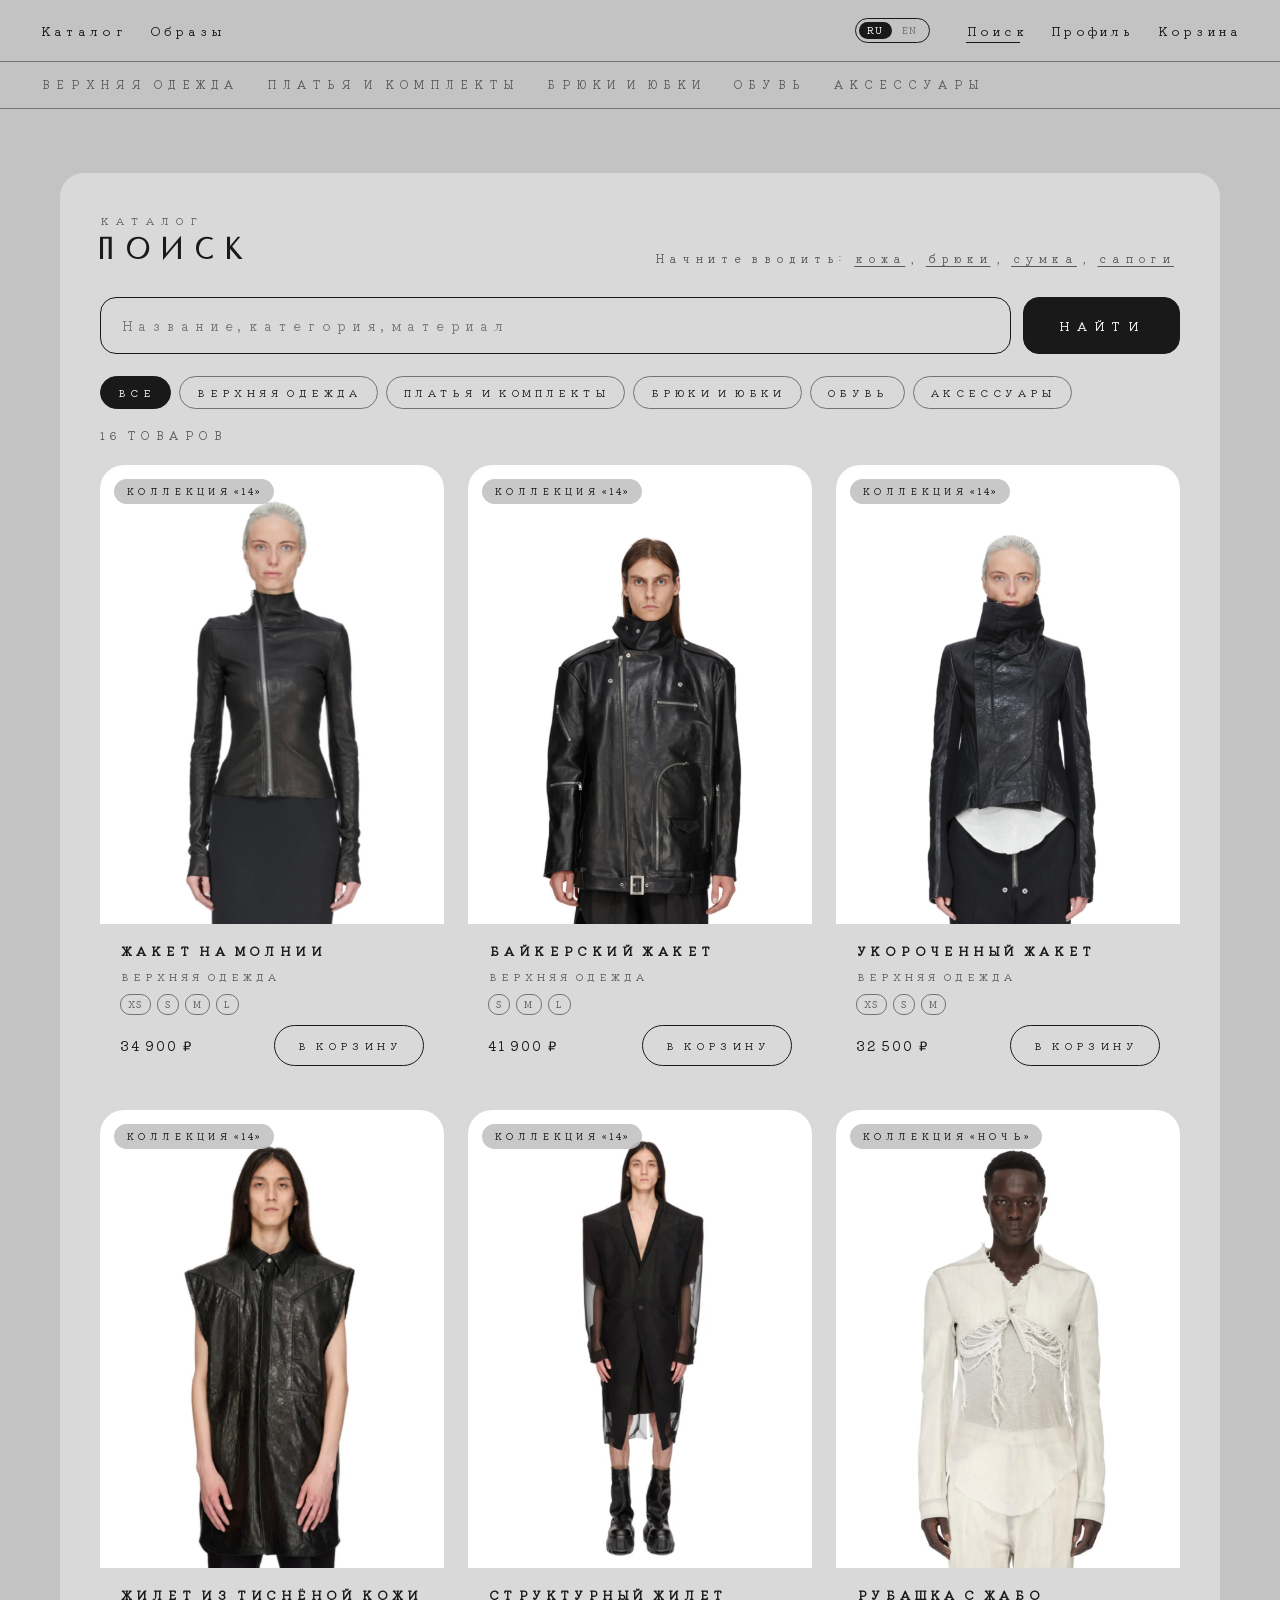
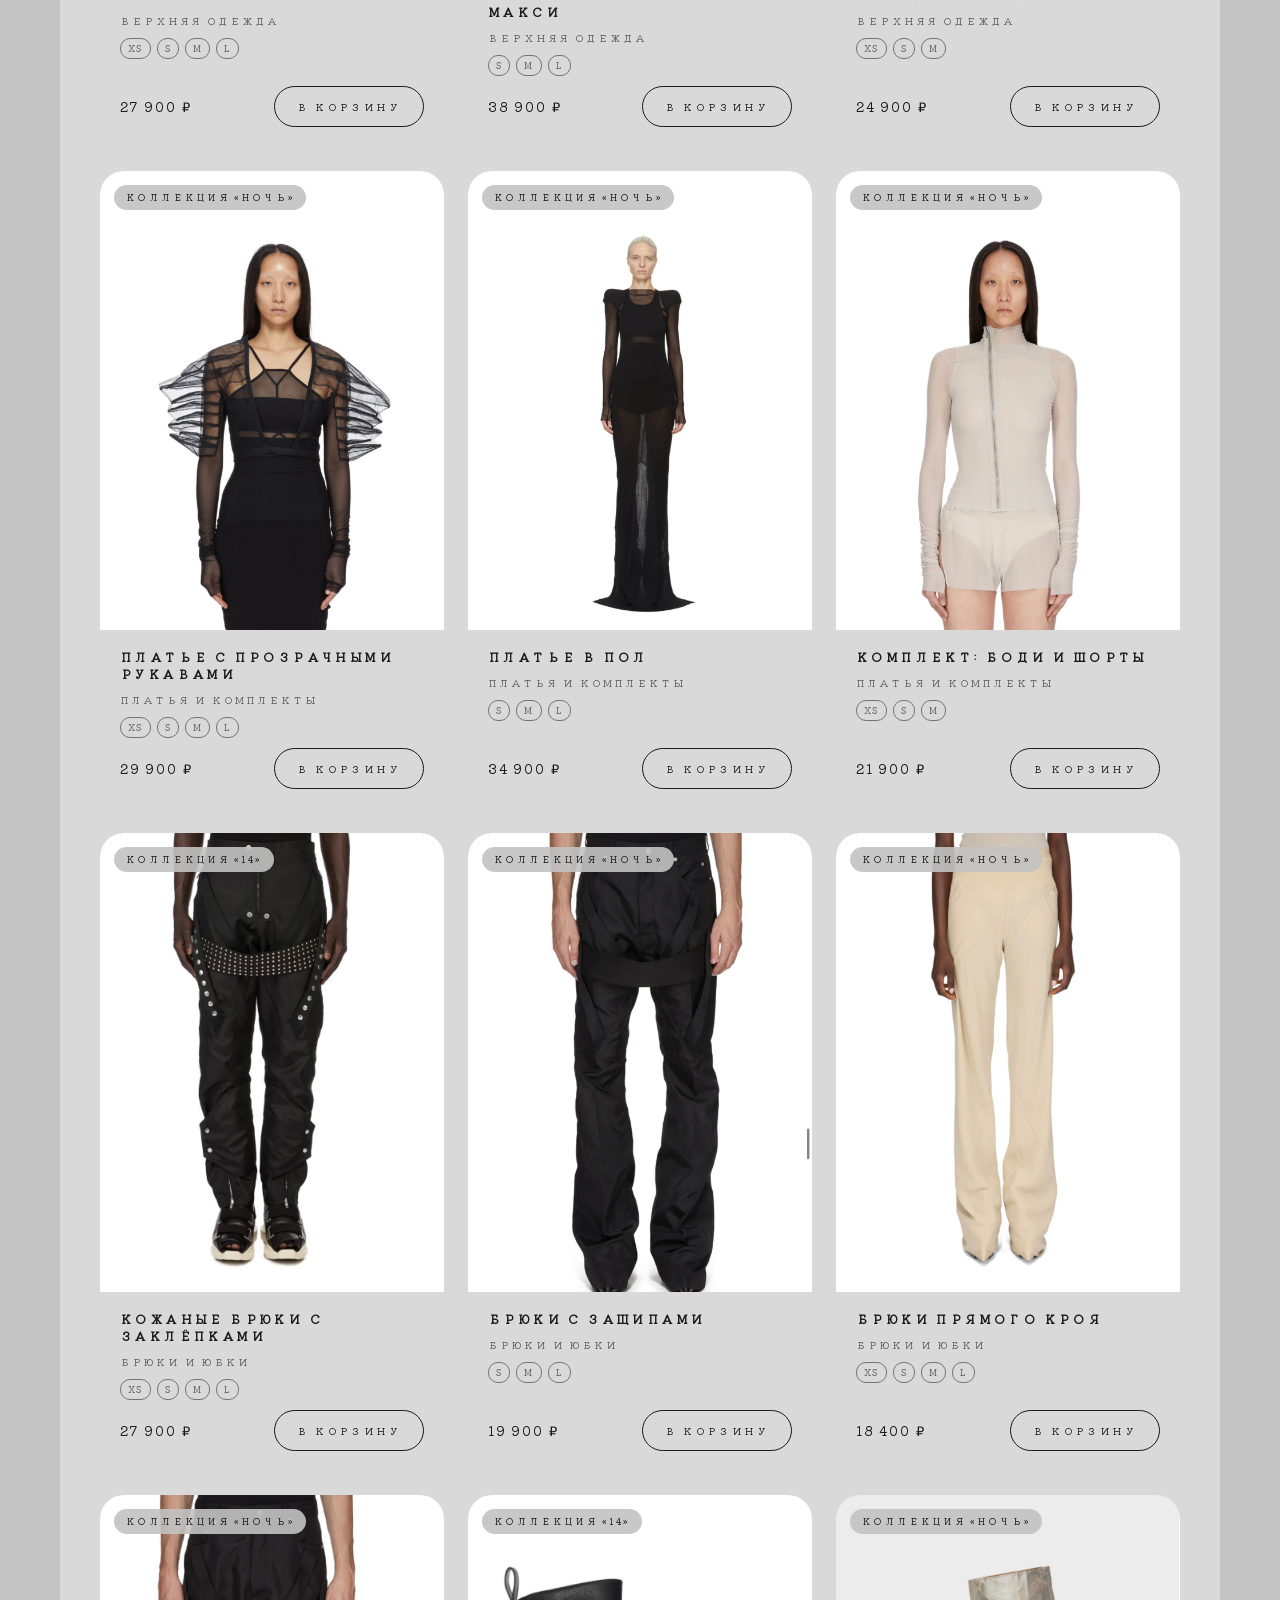
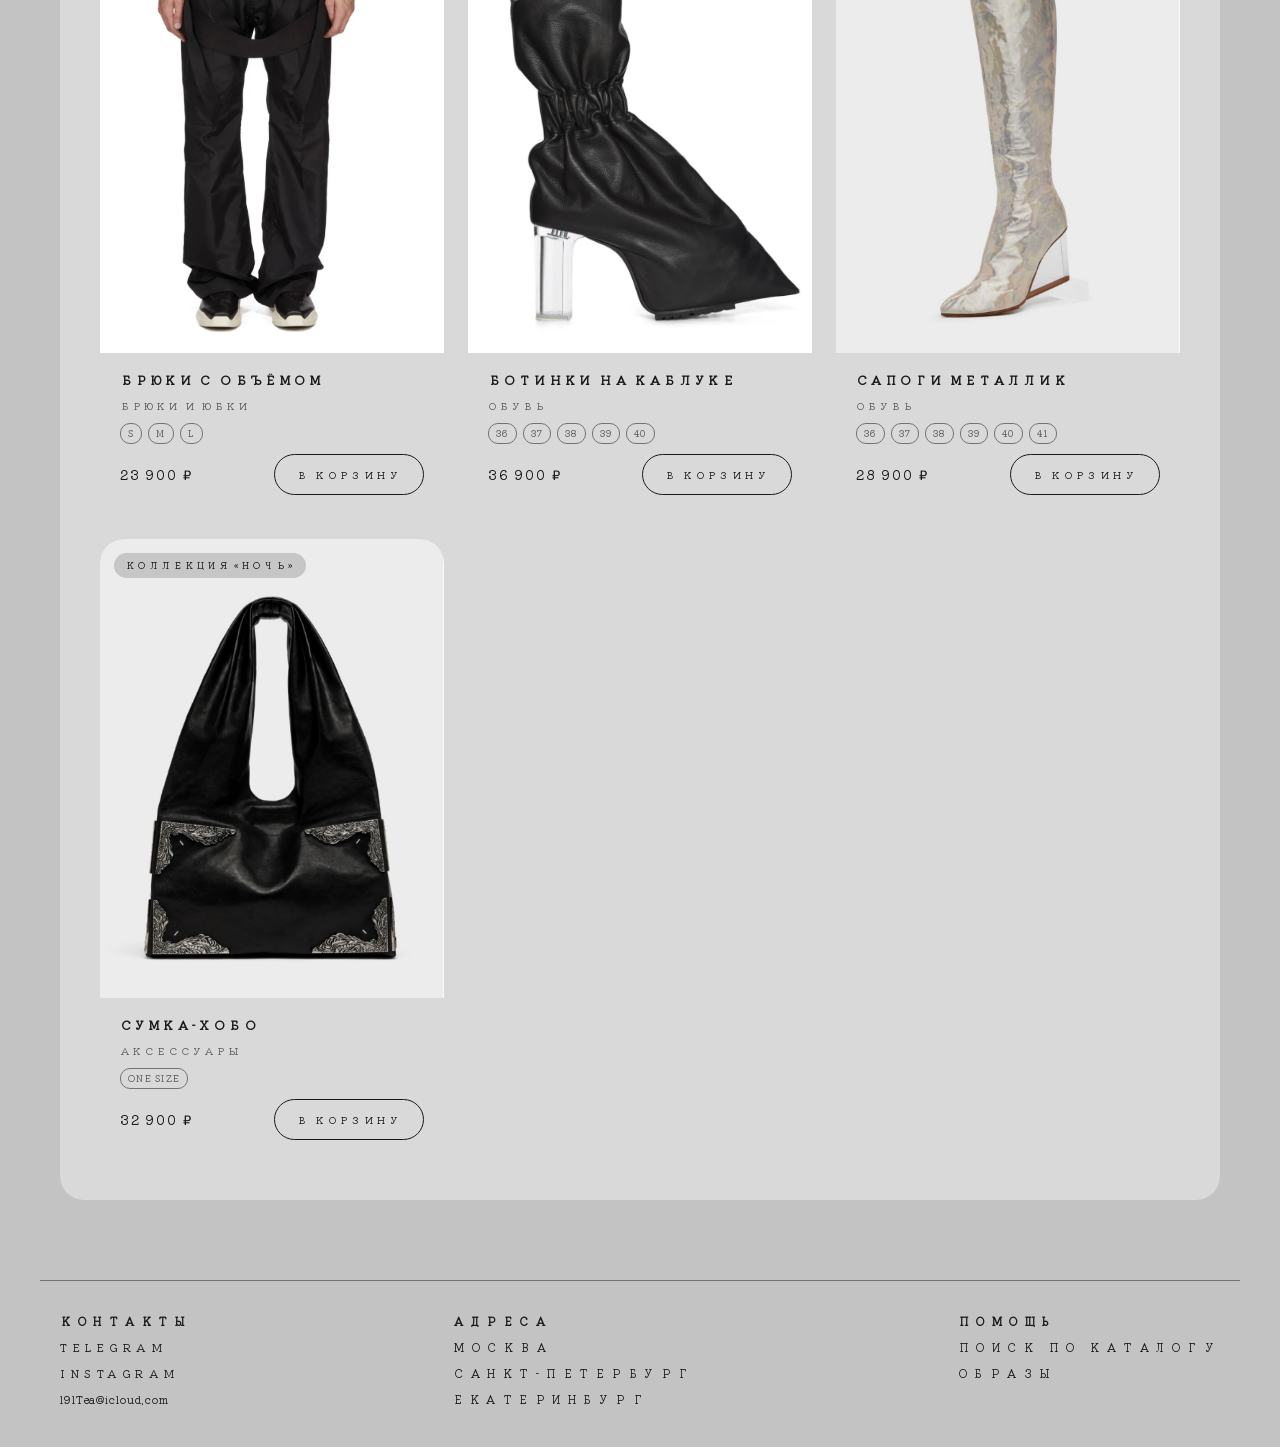
<file: search.html>
<!DOCTYPE html>
<html lang="ru">
<head>
  <meta charset="UTF-8" />
  <meta name="viewport" content="width=device-width, initial-scale=1.0" />
  <title>Поиск — FORMA/FUNCTION</title>
  <link rel="stylesheet" href="search.css" />
  <link rel="stylesheet" href="animations.css" />
  <link rel="stylesheet" href="shared.css" />
  <script src="js/animations.js" defer></script>
</head>
<body>
  <header class="header">
    <div class="header-row">
      <div class="header-left">
        <button type="button" class="nav-button" data-link="index.html">Каталог</button>
        <button type="button" class="nav-button" data-link="collection.html">Образы</button>
      </div>
      <div class="header-right">
        <div class="lang-switch" role="group" aria-label="Language">
          <button type="button" class="lang-opt" data-lang="ru" aria-pressed="true">RU</button>
          <button type="button" class="lang-opt" data-lang="en" aria-pressed="false">EN</button>
        </div>
        <button type="button" class="nav-button is-current" data-link="search.html">Поиск</button>
        <button type="button" class="nav-button" data-link="profile.html">Профиль</button>
        <button type="button" class="nav-button" data-link="cart.html">Корзина<span class="cart-count" data-cart-count></span></button>
      </div>
    </div>
    <nav class="tabs-wrap" aria-label="Категории одежды">
      <div class="tabs">
        <a class="tab" href="outerwear.html">Верхняя одежда</a>
        <a class="tab" href="dresses.html">Платья и комплекты</a>
        <a class="tab" href="pants.html">Брюки и юбки</a>
        <a class="tab" href="shoes.html">Обувь</a>
        <a class="tab" href="accessories.html">Аксессуары</a>
      </div>
    </nav>
  </header>

  <main class="page-content search-page" data-search-page>
    <section class="search-panel">
      <div class="search-head">
        <div>
          <p class="eyebrow">Каталог</p>
          <h1 class="search-title">Поиск</h1>
        </div>
        <p class="search-hint" data-search-hint>
          Начните вводить: <button type="button" class="inline-suggest" data-suggest="кожа">кожа</button>,
          <button type="button" class="inline-suggest" data-suggest="брюки">брюки</button>,
          <button type="button" class="inline-suggest" data-suggest="сумка">сумка</button>,
          <button type="button" class="inline-suggest" data-suggest="сапоги">сапоги</button>
        </p>
      </div>

      <div class="search-input-wrapper">
        <div class="search-field">
          <input type="search" class="search-input" data-search-input placeholder="Название, категория, материал" aria-label="Поиск по каталогу" autocomplete="off" />
          <button type="button" class="search-clear" data-search-clear aria-label="Очистить поиск">×</button>
        </div>
        <button class="search-button" data-action="perform-search">Найти</button>
      </div>

      <div class="search-chips chip-row" data-search-chips></div>
      <div class="search-count count-label" data-search-count></div>

      <div class="product-grid search-results" data-search-grid aria-live="polite"></div>
    </section>
  </main>

  <footer class="footer">
    <div class="footer-column">
      <h3>Контакты</h3>
      <a class="footer-button" href="https://t.me/l9ltea" target="_blank" rel="noopener">Telegram</a>
      <a class="footer-button" href="https://www.instagram.com/l9ltea/" target="_blank" rel="noopener">Instagram</a>
      <a class="footer-button footer-mail" href="mailto:l9lTea@icloud.com">l9lTea@icloud.com</a>
    </div>
    <div class="footer-column">
      <h3>Адреса</h3>
      <p>Москва</p>
      <p>Санкт-Петербург</p>
      <p>Екатеринбург</p>
    </div>
    <div class="footer-column">
      <h3>Помощь</h3>
      <button class="footer-button" data-link="search.html">Поиск по каталогу</button>
      <button class="footer-button" data-link="collection.html">Образы</button>
    </div>
  </footer>

  <script src="js/translate.js"></script>
  <script src="js/data.js"></script>
  <script src="js/cards.js"></script>
  <script src="js/cart.js"></script>
  <script src="js/search.js"></script>
  <script src="js/script.js"></script>
</body>
</html>
</file>
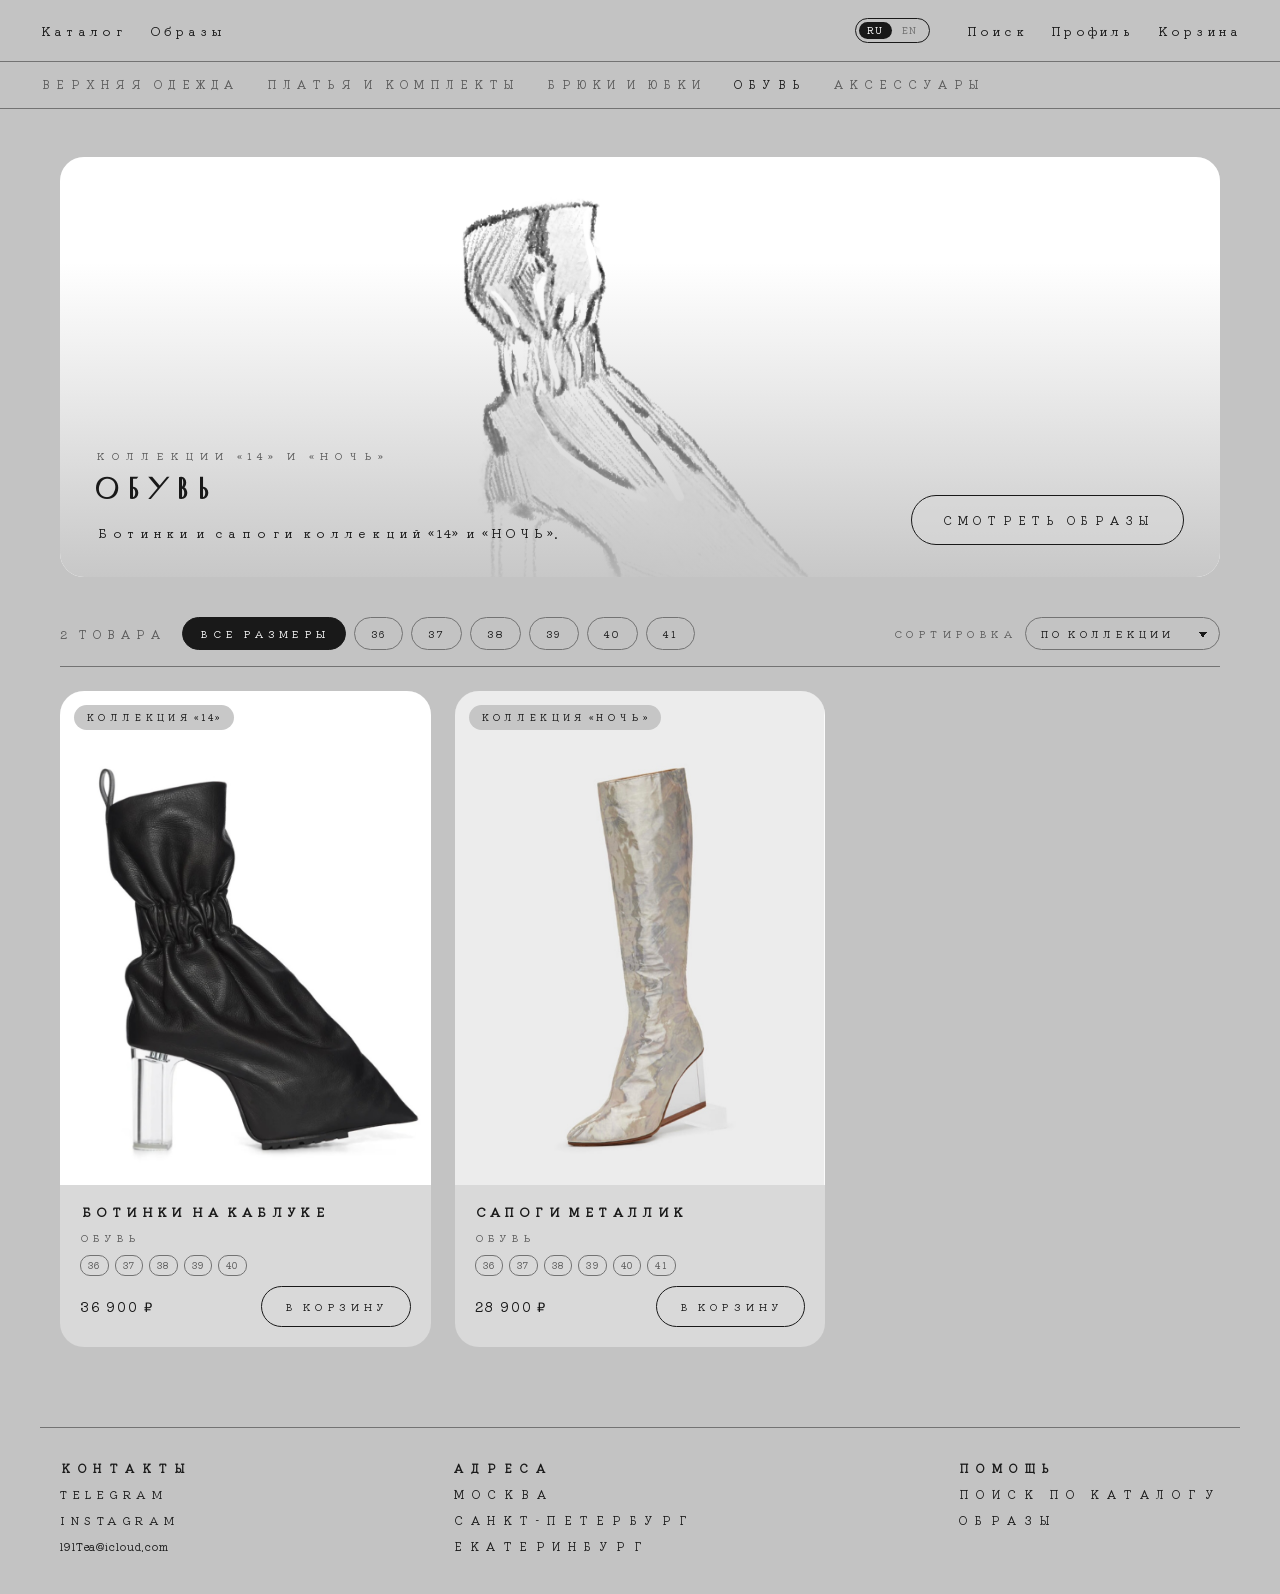
<file: shoes.html>
<!DOCTYPE html>
<html lang="ru">
<head>
  <meta charset="UTF-8" />
  <meta name="viewport" content="width=device-width, initial-scale=1.0" />
  <title>Обувь — FORMA/FUNCTION</title>
  <link rel="stylesheet" href="index.css" />
  <link rel="stylesheet" href="animations.css" />
  <link rel="stylesheet" href="shared.css" />
  <script src="js/animations.js" defer></script>
</head>
<body>
  <header class="header">
    <div class="header-row">
      <div class="header-left">
        <button type="button" class="nav-button" data-link="index.html">Каталог</button>
        <button type="button" class="nav-button" data-link="collection.html">Образы</button>
      </div>
      <div class="header-right">
        <div class="lang-switch" role="group" aria-label="Language">
          <button type="button" class="lang-opt" data-lang="ru" aria-pressed="true">RU</button>
          <button type="button" class="lang-opt" data-lang="en" aria-pressed="false">EN</button>
        </div>
        <button type="button" class="nav-button" data-link="search.html">Поиск</button>
        <button type="button" class="nav-button" data-link="profile.html">Профиль</button>
        <button type="button" class="nav-button" data-link="cart.html">Корзина<span class="cart-count" data-cart-count></span></button>
      </div>
    </div>
    <nav class="tabs-wrap" aria-label="Категории одежды">
      <div class="tabs">
        <a class="tab" href="outerwear.html">Верхняя одежда</a>
        <a class="tab" href="dresses.html">Платья и комплекты</a>
        <a class="tab" href="pants.html">Брюки и юбки</a>
        <a class="tab is-current" href="shoes.html">Обувь</a>
        <a class="tab" href="accessories.html">Аксессуары</a>
      </div>
    </nav>
  </header>

  <main class="page-content" data-category="shoes">
    <section class="cat-hero">
      <img src="images/land_shoes.jpg" alt="Обувь" class="cat-hero-image" />
      <div class="cat-hero-text">
        <p class="eyebrow">Коллекции «14» и «НОЧЬ»</p>
        <h1 class="cat-hero-title">Обувь</h1>
        <p class="cat-hero-note">Ботинки и сапоги коллекций «14» и «НОЧЬ».</p>
      </div>
      <div class="cat-hero-actions">
        <button type="button" class="ghost-button" data-link="collection.html">Смотреть образы</button>
      </div>
    </section>

    <section class="toolbar">
      <div class="toolbar-left">
        <span class="count-label" data-count></span>
        <div class="chip-row" data-size-filters></div>
      </div>
      <label class="sort-wrap">
        Сортировка
        <select class="sort-select" data-sort>
          <option value="default">по коллекции</option>
          <option value="new">сначала новые</option>
          <option value="price-asc">цена ↑</option>
          <option value="price-desc">цена ↓</option>
        </select>
      </label>
    </section>

    <section class="product-grid" data-product-grid aria-live="polite"></section>
  </main>

  <footer class="footer">
    <div class="footer-column">
      <h3>Контакты</h3>
      <a class="footer-button" href="https://t.me/l9ltea" target="_blank" rel="noopener">Telegram</a>
      <a class="footer-button" href="https://www.instagram.com/l9ltea/" target="_blank" rel="noopener">Instagram</a>
      <a class="footer-button footer-mail" href="mailto:l9lTea@icloud.com">l9lTea@icloud.com</a>
    </div>
    <div class="footer-column">
      <h3>Адреса</h3>
      <p>Москва</p>
      <p>Санкт-Петербург</p>
      <p>Екатеринбург</p>
    </div>
    <div class="footer-column">
      <h3>Помощь</h3>
      <button class="footer-button" data-link="search.html">Поиск по каталогу</button>
      <button class="footer-button" data-link="collection.html">Образы</button>
    </div>
  </footer>

  <script src="js/translate.js"></script>
  <script src="js/data.js"></script>
  <script src="js/cards.js"></script>
  <script src="js/cart.js"></script>
  <script src="js/catalog.js"></script>
  <script src="js/script.js"></script>
</body>
</html>
</file>
<file: index.css>
@font-face {
  font-family: 'Kiwi Maru';
  src: url('fonts/KiwiMaru-Regular.ttf') format('truetype');
  font-weight: 400;
  font-style: normal;
}

@font-face {
  font-family: 'Palace of Sports';
  src: url('fonts/Palace of Sports.otf') format('opentype');
  font-weight: 400;
  font-style: normal;
}

* {
  box-sizing: border-box;
}

html,
body {
  margin: 0;
  padding: 0;
  min-height: 100%;
  background: #C3C3C3;
  color: #191919;
  font-family: 'Kiwi Maru', serif;
}

body {
  display: flex;
  flex-direction: column;
  align-items: center;
}

button {
  cursor: pointer;
  border: none;
  background: none;
  font: inherit;
  color: inherit;
}

.header {
  width: 100%;
  background: #C3C3C3;
  display: flex;
  justify-content: space-between;
  align-items: center;
  padding: 18px 40px;
  border-bottom: 1px solid #737373;
}

.header-left,
.header-right {
  display: flex;
  gap: 24px;
  font-size: 12px;
  letter-spacing: 0.5em;
  text-transform: uppercase;
}

.nav-button {
  background: transparent;
  color: #191919;
}

.page-content {
  width: 100%;
  max-width: 1200px;
  padding: 24px 20px 0;
}

.hero-section,
.category-card,
.big-category,
.profile-panel,
.collection-card,
.search-panel,
.cart-panel {
  background: #D9D9D9;
}

.hero-section,
.category-card,
.big-category {
  position: relative;
  overflow: hidden;
}

.hero-section {
  min-height: 520px;
  display: flex;
  justify-content: center;
  align-items: center;
}

.hero-image,
.category-image {
  position: absolute;
  inset: 0;
  width: 100%;
  height: 100%;
  object-fit: cover;
}

.hero-section .hero-image { transform: scale(1.00); object-position: center 58%; }
.categories-grid > .category-card:nth-child(1) category-image { transform: scale(1.03); object-position: center 50%; }
.categories-grid > .category-card:nth-child(2) .category-image { transform: scale(1.00); object-position: center 52%; }
.big-category > .category-image { transform: scale(1.00); object-position: center 40%; }
.hero-button,
.category-button {
  padding: 22px 46px;
  border: 1px solid #191919;
  border-radius: 28px;
  letter-spacing: 0.5em;
  text-transform: uppercase;
  background: rgba(217, 217, 217, 0.85);
  position: relative;
  z-index: 1;
}

.categories-grid {
  margin-top: 64px;
  display: grid;
  grid-template-columns: repeat(2, minmax(0, 1fr));
  gap: 24px;
}

.category-card {
  min-height: 480px;
  display: flex;
  justify-content: center;
  align-items: center;
}

.big-category {
  margin-top: 24px;
  min-height: 260px;
  display: flex;
  justify-content: center;
  align-items: center;
}

.about-section {
  max-width: 760px;
  margin: 80px auto 0;
  text-align: center;
  padding: 0 10px;
}

.about-section h2 {
  margin-bottom: 32px;
  font-family: 'Palace of Sports', sans-serif;
  font-size: 15px;
  letter-spacing: 0.6em;
  text-transform: uppercase;
}

.about-section p {
  margin: 0 auto;
  max-width: 640px;
  font-size: 13px;
  line-height: 2;
  letter-spacing: 0.15em;
  color: #191919;
}

.footer {
  width: 100%;
  max-width: 1200px;
  margin: 80px auto 40px;
  padding: 32px 20px 0;
  border-top: 1px solid #737373;
  display: flex;
  justify-content: space-between;
  gap: 20px;
  flex-wrap: wrap;
}

.footer-column {
  display: flex;
  flex-direction: column;
  gap: 10px;
}

.footer-column h3,
.footer-column button,
.footer-column p {
  margin: 0;
  font-size: 11px;
  letter-spacing: 0.5em;
  text-transform: uppercase;
  color: #191919;
}

.footer-button {
  text-align: left;
  padding: 0;
}
</file>
<file: animations.css>
/* ---------- Плавное появление страницы ---------- */
body { animation: pageIn .6s ease backwards; }
body.is-leaving { opacity: 0; transition: opacity .3s ease; }
.header { animation: dropIn .7s cubic-bezier(.2,.7,.2,1) backwards; }

@keyframes pageIn { from { opacity: 0; } }
@keyframes dropIn { from { opacity: 0; translate: 0 -16px; } }
@keyframes riseIn { from { opacity: 0; translate: 0 24px; } }
@keyframes kenburns { from { scale: 1.12; } to { scale: 1; } }
@keyframes pop { 40% { scale: 1.25; } }

/* ---------- Появление блоков при прокрутке ---------- */
.js .reveal {
  opacity: 0;
  translate: 0 32px;
  transition: opacity .9s cubic-bezier(.2,.7,.2,1), translate .9s cubic-bezier(.2,.7,.2,1);
  transition-delay: var(--d, 0s);
}
.js .reveal.is-visible { opacity: 1; translate: 0 0; }

/* ---------- Навигация: подчёркивание ---------- */
.nav-button { position: relative; padding: 4px 0; }
.nav-button::after {
  content: "";
  position: absolute;
  left: 0; right: .5em; bottom: -2px;
  height: 1px;
  background: currentColor;
  transform: scaleX(0);
  transform-origin: left;
  transition: transform .35s cubic-bezier(.2,.7,.2,1);
}
.nav-button:hover::after,
.nav-button.is-current::after { transform: scaleX(1); }

/* ---------- Главная ---------- */
.hero-image { animation: kenburns 2.6s cubic-bezier(.2,.7,.2,1) backwards; }
.hero-image,
.category-image { transition: scale 1s cubic-bezier(.2,.7,.2,1); }
.hero-section:hover .hero-image,
.category-card:hover .category-image,
.big-category:hover .category-image { scale: 1.06; }

.hero-button,
.category-button {
  transition: background .4s ease, color .4s ease, translate .4s ease, box-shadow .4s ease;
}
.hero-button:hover,
.category-button:hover {
  background: #191919;
  color: #D9D9D9;
  translate: 0 -4px;
  box-shadow: 0 12px 24px rgba(0, 0, 0, .25);
}
.hero-button:active,
.category-button:active { translate: 0 0; }

.footer-button { transition: translate .3s ease, opacity .3s ease; }
.footer-button:hover { translate: 6px 0; opacity: .55; }

/* ---------- Образы (коллекции) ---------- */
.js .collection-section:not(.is-visible) .collection-card { opacity: 0; }
.js .collection-section.is-visible .collection-card {
  animation: riseIn .8s cubic-bezier(.2,.7,.2,1) backwards;
  animation-delay: calc(var(--i, 0) * 90ms);
}
.collection-image { transition: scale .9s cubic-bezier(.2,.7,.2,1); }
.collection-card:hover .collection-image { scale: 1.07; }
.card-label { transition: translate .4s ease; }
.collection-card:hover .card-label { translate: 8px 0; }

.row-arrow { transition: transform .25s ease, background .25s ease, box-shadow .25s ease; }
.row-arrow:hover {
  background: #fff;
  transform: translateY(-50%) scale(1.12);
  box-shadow: 0 6px 16px rgba(0, 0, 0, .2);
}
.row-arrow:active { transform: translateY(-50%) scale(.95); }

/* ---------- Корзина ---------- */
.js .cart-item { animation: riseIn .6s cubic-bezier(.2,.7,.2,1) backwards; animation-delay: calc(var(--i, 0) * 120ms + .25s); }
.cart-item { transition: opacity .35s ease, translate .35s ease, scale .35s ease, box-shadow .3s ease; }
.cart-item:hover { box-shadow: 0 8px 18px rgba(0, 0, 0, .12); }
.cart-item.is-removing { opacity: 0; translate: 60px 0; scale: .96; }

.quantity-btn, .remove-btn { transition: background .25s ease, color .25s ease, scale .2s ease, rotate .3s ease; }
.quantity-btn:hover { background: #191919; color: #fff; }
.quantity-btn:active { scale: .88; }
.remove-btn:hover { rotate: 90deg; }
.item-quantity span, .total-amount { display: inline-block; }
.pop { animation: pop .35s ease; }

.checkout-btn, .save-button, .search-button {
  transition: translate .3s ease, box-shadow .3s ease, background .3s ease;
}
.checkout-btn:hover, .save-button:hover, .search-button:hover {
  translate: 0 -3px;
  box-shadow: 0 12px 24px rgba(0, 0, 0, .25);
}
.checkout-btn:active, .save-button:active, .search-button:active { translate: 0 0; box-shadow: none; }

/* ---------- Поиск и профиль ---------- */
.search-input, .profile-field input {
  transition: box-shadow .3s ease, translate .3s ease, background .3s ease;
}
.search-input:focus, .profile-field input:focus {
  outline: none;
  background: #fff;
  box-shadow: 0 0 0 3px rgba(25, 25, 25, .15);
  translate: 0 -2px;
}
.js .result-item,
.js .profile-field,
.js .profile-menu-button { animation: riseIn .6s cubic-bezier(.2,.7,.2,1) backwards; animation-delay: calc(var(--i, 0) * 100ms + .2s); }
.result-item, .profile-menu-button { transition: translate .3s ease, box-shadow .3s ease, background .3s ease; }
.result-item:hover, .profile-menu-button:hover { translate: 8px 0; }
.result-item:hover { box-shadow: 0 8px 18px rgba(0, 0, 0, .12); }
.profile-avatar { transition: scale .5s cubic-bezier(.2,.7,.2,1); }
.profile-avatar:hover { scale: 1.06; }

/* ---------- Если в системе включено «уменьшить движение» ---------- */
@media (prefers-reduced-motion: reduce) {
  *, *::before, *::after {
    animation: none !important;
    transition: none !important;
  }
}

/* Мобильная версия (телефоны и узкие экраны) */
@media (max-width: 768px) {
  html, body { overflow-x: hidden; }

  /* Меню: влезает в ширину экрана, при нехватке места переносится */
  .header { flex-wrap: wrap; justify-content: center; gap: 10px 14px; padding: 14px 12px; }
  .header-left, .header-right { gap: 14px; font-size: 10px; letter-spacing: .25em; justify-content: center; }
  .nav-button::after { right: .25em; }

  .page-content { padding: 16px 14px 0; }

  /* Главная */
  .hero-section { min-height: 420px; }
  .hero-button, .category-button { padding: 14px 20px; font-size: 11px; letter-spacing: .3em; }
  .categories-grid { grid-template-columns: 1fr; gap: 16px; margin-top: 32px; }
  .category-card { min-height: 380px; }
  .big-category { min-height: 220px; }
  .about-section { margin-top: 48px; }
  .about-section p { font-size: 13px; letter-spacing: .08em; }

  .footer { margin: 48px auto 24px; gap: 24px; }
  .footer-column h3, .footer-column button, .footer-column p { letter-spacing: .25em; }

  /* Образы: вместо стрелок — свайп пальцем */
  .collection-title { font-size: 18px; letter-spacing: .25em; }
  .collection-row {
    overflow-x: auto;
    scroll-snap-type: x mandatory;
    gap: 14px;
    padding-bottom: 8px;
    transform: none !important;
    scrollbar-width: none;
    -webkit-overflow-scrolling: touch;
  }
  .collection-row::-webkit-scrollbar { display: none; }
  .collection-card { flex: 0 0 82%; min-height: 420px; scroll-snap-align: start; }
  .collection-card:hover { transform: none; box-shadow: none; }
  .row-arrow { display: none; }

  /* Корзина, поиск, профиль */
  .cart-page .cart-panel,
  .search-page .search-panel { padding: 22px 16px; margin-top: 20px; min-height: 0; }
  .cart-title, .search-title, .profile-form-title { font-size: 18px; letter-spacing: .25em; margin-bottom: 20px; }
  .cart-item { padding: 14px; gap: 12px; }
  .item-image { width: 64px; height: 64px; flex: none; }
  .item-details { min-width: 0; flex: 1; }
  .item-price { letter-spacing: .2em; }
  .checkout-btn { width: 100%; padding: 18px 16px; letter-spacing: .3em; }

  .search-input-wrapper { flex-direction: column; gap: 12px; margin-bottom: 24px; }
  .search-button { padding: 16px; letter-spacing: .3em; }

  .profile-page .profile-panel { grid-template-columns: 1fr; padding: 16px; margin-top: 20px; min-height: 0; gap: 8px; }
  .profile-sidebar, .profile-form { padding: 14px; }
  .profile-avatar { width: 120px; height: 120px; }
  .profile-menu-button { padding: 14px 0; letter-spacing: .3em; }
  .profile-field label { letter-spacing: .25em; }
  .save-button { align-self: stretch; padding: 18px 16px; letter-spacing: .3em; }

  /* 16px — чтобы iPhone не приближал страницу при вводе */
  .search-input, .profile-field input { font-size: 16px; }
}
</file>
<file: shared.css>
/* FORMA/FUNCTION — общие компоненты сайта (шапка с вкладками, карточки товаров,
   панель фильтров, адаптив).*/

:root {
  --bg: #C3C3C3;
  --panel: #D9D9D9;
  --panel-2: #CFCFCF;
  --ink: #191919;
  --line: #737373;
  --muted: #5A5A5A;
  --radius-card: 24px;
  --radius-pill: 28px;
}

html { scroll-behavior: smooth; }

[hidden] { display: none !important; }

html { overflow-x: clip; }

body { overflow-x: hidden; }

/* ---------------- header ---------------- */

.header {
  position: sticky;
  top: 0;
  z-index: 50;
  padding: 0 40px;
  display: block;
  border-bottom: 1px solid var(--line);
  background: rgba(195, 195, 195, 0.94);
  backdrop-filter: blur(8px);
}

.header-row {
  display: flex;
  justify-content: space-between;
  align-items: center;
  padding: 18px 0;
  gap: 24px;
}

.header-left,
.header-right {
  display: flex;
  gap: 24px;
  align-items: center;
  font-size: 12px;
  letter-spacing: 0.5em;
  text-transform: uppercase;
}

.nav-button {
  position: relative;
  padding: 2px 0;
  transition: opacity 0.25s ease;
}

.nav-button:hover { opacity: 0.55; }

.cart-count {
  display: none;
  min-width: 16px;
  height: 16px;
  margin-left: 6px;
  padding: 0 4px;
  border-radius: 8px;
  background: var(--ink);
  color: #fff;
  font-size: 9px;
  line-height: 16px;
  letter-spacing: 0.1em;
  text-align: center;
  vertical-align: middle;
}

.cart-count.is-visible { display: inline-block; }

/* ---------------- вкладки категорий ---------------- */

.tabs-wrap {
  border-top: 1px solid var(--line);
  margin: 0 -40px;
  padding: 0 40px;
  overflow-x: auto;
  scrollbar-width: none;
}

.tabs-wrap::-webkit-scrollbar { display: none; }

/* мягкое затухание справа: видно, что вкладки можно листать */
@media (max-width: 900px) {
  .tabs-wrap {
    -webkit-mask-image: linear-gradient(to right, #000 0, #000 88%, transparent 100%);
    mask-image: linear-gradient(to right, #000 0, #000 88%, transparent 100%);
  }
}

.tabs {
  display: flex;
  gap: 28px;
  padding: 12px 0 14px;
  white-space: nowrap;
  font-size: 11px;
  letter-spacing: 0.36em;
  text-transform: uppercase;
}

.tab {
  position: relative;
  padding: 2px 0;
  color: var(--muted);
  text-decoration: none;
  transition: color 0.25s ease;
}

/* линия появляется только при наведении */
.tab::after {
  content: "";
  position: absolute;
  left: 0;
  right: 0.36em;
  bottom: -4px;
  height: 1px;
  background: currentColor;
  transform: scaleX(0);
  transform-origin: left center;
  transition: transform 0.3s ease;
}

.tab:hover { color: var(--ink); }
.tab:hover::after { transform: scaleX(1); }

.tab.is-current {
  color: var(--ink);
  font-weight: 400;
}

/* ---------------- типографические утилиты ---------------- */

.eyebrow {
  font-size: 10px;
  letter-spacing: 0.5em;
  text-transform: uppercase;
  color: var(--muted);
  margin: 0;
}

.section-title {
  font-family: 'Palace of Sports', sans-serif;
  font-size: 15px;
  letter-spacing: 0.45em;
  text-transform: uppercase;
  margin: 0;
}

.lead-line {
  font-size: 12px;
  letter-spacing: 0.18em;
  color: var(--muted);
  margin: 0;
}

/* ---------------- hero категории ---------------- */

.cat-hero {
  position: relative;
  min-height: 420px;
  margin-top: 24px;
  border-radius: var(--radius-card);
  overflow: hidden;
  background: var(--panel);
  display: flex;
  align-items: flex-end;
  justify-content: space-between;
  gap: 24px;
  padding: 32px 36px;
}

.cat-hero-image {
  position: absolute;
  inset: 0;
  width: 100%;
  height: 100%;
  object-fit: cover;
  object-position: center 18%;
  filter: saturate(0.92);
}

.cat-hero::after {
  content: "";
  position: absolute;
  inset: 0;
  background: linear-gradient(to top, rgba(195, 195, 195, 0.92) 0%, rgba(195, 195, 195, 0.35) 45%, rgba(195, 195, 195, 0) 75%);
}

.cat-hero-text {
  position: relative;
  z-index: 1;
  max-width: 620px;
}

.cat-hero-title {
  font-family: 'Palace of Sports', sans-serif;
  font-size: 30px;
  letter-spacing: 0.3em;
  text-transform: uppercase;
  margin: 10px 0 12px;
  line-height: 1.25;
}

.cat-hero-note {
  font-size: 12px;
  line-height: 1.9;
  letter-spacing: 0.14em;
  color: var(--ink);
  margin: 0;
}

.cat-hero-actions {
  position: relative;
  z-index: 1;
  display: flex;
  gap: 12px;
  flex-wrap: wrap;
}

button.ghost-button,
a.ghost-button {
  display: inline-block;
  color: var(--ink);
  text-decoration: none;
  padding: 16px 30px;
  border: 1px solid var(--ink);
  border-radius: var(--radius-pill);
  background: rgba(217, 217, 217, 0.6);
  font-size: 11px;
  letter-spacing: 0.34em;
  text-transform: uppercase;
  transition: background 0.25s ease, color 0.25s ease, transform 0.25s ease;
}

.ghost-button:hover {
  background: var(--ink);
  color: #fff;
  transform: translateY(-2px);
}

/* ---------------- панель фильтров ---------------- */

.toolbar {
  display: flex;
  align-items: center;
  justify-content: space-between;
  gap: 24px;
  flex-wrap: wrap;
  margin: 40px 0 24px;
  padding-bottom: 16px;
  border-bottom: 1px solid var(--line);
}

.toolbar-left {
  display: flex;
  align-items: center;
  gap: 18px;
  flex-wrap: wrap;
}

.count-label {
  font-size: 11px;
  letter-spacing: 0.32em;
  text-transform: uppercase;
  color: var(--muted);
}

.chip-row {
  display: flex;
  gap: 8px;
  flex-wrap: wrap;
}

@media (max-width: 720px) {
  .chip-row { flex-wrap: nowrap; overflow-x: auto; scrollbar-width: none; padding-bottom: 2px; }
  .chip-row::-webkit-scrollbar { display: none; }
  .chip { flex: none; }
}

.chip {
  padding: 8px 16px;
  border: 1px solid var(--line);
  border-radius: var(--radius-pill);
  font-size: 10px;
  letter-spacing: 0.24em;
  text-transform: uppercase;
  background: transparent;
  transition: background 0.2s ease, color 0.2s ease, border-color 0.2s ease;
}

.chip:hover { border-color: var(--ink); }

.chip.is-active {
  background: var(--ink);
  border-color: var(--ink);
  color: #fff;
}

.sort-wrap {
  display: flex;
  align-items: center;
  gap: 10px;
  font-size: 10px;
  letter-spacing: 0.24em;
  text-transform: uppercase;
  color: var(--muted);
}

.sort-select {
  appearance: none;
  padding: 8px 30px 8px 14px;
  border: 1px solid var(--line);
  border-radius: var(--radius-pill);
  background: transparent;
  color: var(--ink);
  font: inherit;
  font-size: 10px;
  letter-spacing: 0.2em;
  text-transform: uppercase;
  background-image: linear-gradient(45deg, transparent 50%, var(--ink) 50%), linear-gradient(135deg, var(--ink) 50%, transparent 50%);
  background-position: calc(100% - 16px) 52%, calc(100% - 11px) 52%;
  background-size: 5px 5px, 5px 5px;
  background-repeat: no-repeat;
  cursor: pointer;
}

/* ---------------- сетка товаров ---------------- */

.product-grid {
  display: grid;
  grid-template-columns: repeat(3, minmax(0, 1fr));
  gap: 24px;
}

.product-card {
  position: relative;
  display: flex;
  flex-direction: column;
  background: var(--panel);
  border-radius: var(--radius-card);
  overflow: hidden;
  transition: transform 0.35s ease, box-shadow 0.35s ease;
}

@keyframes cardIn {
  from { opacity: 0; transform: translateY(18px); }
  to { opacity: 1; transform: translateY(0); }
}

.product-card {
  animation: cardIn 0.5s cubic-bezier(.2, .7, .2, 1) backwards;
  animation-delay: calc(var(--i, 0) * 45ms);
}

@media (prefers-reduced-motion: reduce) {
  .product-card { animation: none; }
}

.product-card:hover {
  transform: translateY(-8px);
  box-shadow: 0 14px 28px rgba(0, 0, 0, 0.16);
}

.product-media {
  position: relative;
  aspect-ratio: 3 / 4;
  overflow: hidden;
  background: var(--panel-2);
}

.product-media img {
  width: 100%;
  height: 100%;
  object-fit: cover;
  object-position: center 22%;
  transition: transform 0.6s ease;
}

.product-card:hover .product-media img { transform: scale(1.04); }

.product-badge {
  position: absolute;
  top: 14px;
  left: 14px;
  padding: 6px 12px;
  border-radius: var(--radius-pill);
  background: rgba(195, 195, 195, 0.9);
  font-size: 9px;
  letter-spacing: 0.26em;
  text-transform: uppercase;
}

.product-body {
  display: flex;
  flex-direction: column;
  flex: 1;
  gap: 10px;
  padding: 18px 20px 20px;
}

.product-body .product-row { margin-top: auto; }

.product-name {
  font-size: 12px;
  letter-spacing: 0.2em;
  text-transform: uppercase;
  margin: 0;
}

.product-sub {
  font-size: 10px;
  letter-spacing: 0.2em;
  text-transform: uppercase;
  color: var(--muted);
  margin: 0;
}

.product-row {
  display: flex;
  align-items: center;
  justify-content: space-between;
  gap: 12px;
}

.product-price {
  font-size: 13px;
  letter-spacing: 0.14em;
}

.add-button {
  padding: 12px 22px;
  border: 1px solid var(--ink);
  border-radius: var(--radius-pill);
  font-size: 10px;
  letter-spacing: 0.24em;
  text-transform: uppercase;
  transition: background 0.22s ease, color 0.22s ease;
}

.add-button:hover,
.add-button.is-added {
  background: var(--ink);
  color: #fff;
}

.sizes {
  display: flex;
  gap: 6px;
  flex-wrap: wrap;
  font-size: 9px;
  letter-spacing: 0.14em;
  text-transform: uppercase;
  color: var(--muted);
}

.sizes span {
  padding: 3px 7px;
  border: 1px solid var(--line);
  border-radius: 10px;
}

/* карточка-заглушка «коллекция пополняется» */

.soon-card {
  display: flex;
  flex-direction: column;
  justify-content: center;
  gap: 12px;
  min-height: 280px;
  padding: 28px;
  border: 1px dashed var(--line);
  border-radius: var(--radius-card);
  background: transparent;
}

.soon-card .soon-title {
  font-family: 'Palace of Sports', sans-serif;
  font-size: 14px;
  letter-spacing: 0.4em;
  text-transform: uppercase;
  margin: 0;
}

.soon-card p {
  font-size: 11px;
  line-height: 1.9;
  letter-spacing: 0.14em;
  color: var(--muted);
  margin: 0;
}

/* пустое состояние */

.empty-state {
  grid-column: 1 / -1;
  padding: 64px 32px;
  border: 1px dashed var(--line);
  border-radius: var(--radius-card);
  text-align: center;
}

.empty-state h3 {
  font-family: 'Palace of Sports', sans-serif;
  font-size: 15px;
  letter-spacing: 0.4em;
  text-transform: uppercase;
  margin: 0 0 14px;
}

.empty-state p {
  font-size: 12px;
  line-height: 1.9;
  letter-spacing: 0.14em;
  color: var(--muted);
  margin: 0 auto;
  max-width: 460px;
}

/* ---------------- адаптив ---------------- */

@media (max-width: 1080px) {
  .header { padding: 0 24px; }
  .tabs-wrap { margin: 0 -24px; padding: 0 24px; }
  .product-grid { grid-template-columns: repeat(2, minmax(0, 1fr)); }
  .cat-hero { padding: 24px; min-height: 360px; flex-direction: column; align-items: flex-start; justify-content: flex-end; }
  .cat-hero-title { font-size: 24px; }
}

@media (max-width: 720px) {
  .header { padding: 0 16px; }
  /* на телефоне фото сверху, текст и кнопка — под ним */
  .cat-hero {
    flex-direction: column;
    align-items: stretch;
    justify-content: flex-start;
    gap: 0;
    min-height: 0;
    padding: 0 0 20px;
    margin-top: 16px;
  }
  .cat-hero::after { display: none; }
  .cat-hero-image {
    position: relative;
    inset: auto;
    width: 100%;
    height: auto;
    aspect-ratio: 16 / 10;
    object-position: center 22%;
  }
  .cat-hero-text { padding: 18px 20px 0; max-width: none; }
  .cat-hero-title { font-size: 22px; letter-spacing: 0.22em; margin: 8px 0 10px; }
  .cat-hero-note { font-size: 11px; line-height: 1.8; }
  .cat-hero-actions { padding: 16px 20px 0; }
  .cat-hero-actions .ghost-button { padding: 14px 22px; font-size: 10px; letter-spacing: 0.26em; }
  .product-media { aspect-ratio: 4 / 5; }
  .header-row { padding: 12px 0; gap: 8px; flex-wrap: nowrap; }
  .header-left, .header-right { gap: 10px; font-size: 9.5px; letter-spacing: 0.12em; flex-wrap: nowrap; }
  .nav-button { white-space: nowrap; }
  .tabs-wrap { margin: 0 -16px; padding: 0 16px; }
  .tabs { gap: 18px; font-size: 10px; letter-spacing: 0.24em; padding: 10px 0 12px; }
  .page-content { padding: 16px 16px 0; }
  .cat-hero { min-height: 300px; border-radius: 18px; padding: 20px; }
  .cat-hero-title { font-size: 19px; letter-spacing: 0.22em; }
  .ghost-button { padding: 13px 22px; font-size: 10px; }
  .product-grid { grid-template-columns: 1fr; gap: 18px; }
  .toolbar { margin: 28px 0 18px; }
  .about-section, .footer { margin-left: 0; margin-right: 0; }
  .footer { margin: 56px auto 28px; }
}

.is-hidden { display: none !important; }


/* Ряды образов  */
html, body { overflow-x: clip; }


/* ---------- Образы ---------- */
.collection-section { position: relative; overflow: clip; padding-top: 6px; }
.collection-section .row-arrow { width: 46px; height: 46px; font-size: 20px; backdrop-filter: blur(2px); }
.collection-section .row-arrow.left { left: 10px; }
.collection-section .row-arrow.right { right: 10px; }

@media (max-width: 900px) {
  .collection-section .row-arrow { display: none; }
}


/* ---------- контакты внизу как ссылки ---------- */
.footer-column a,
.footer-column .footer-button {
  display: inline-block;
  margin: 0;
  padding: 0;
  font-family: inherit;
  font-size: 11px;
  letter-spacing: 0.5em;
  text-transform: uppercase;
  text-decoration: none;
  color: #191919;
  background: none;
  border: 0;
  cursor: pointer;
}

/* почта */
.footer-column .footer-mail {
  text-transform: none;
  letter-spacing: 0.08em;
}

@media (max-width: 720px) {
  .footer-column a,
  .footer-column .footer-button { letter-spacing: 0.25em; }
  .footer-column .footer-mail { letter-spacing: 0.06em; }
}


/* ---------- переключатель языка ---------- */
.lang-switch {
  display: inline-flex;
  align-items: center;
  gap: 2px;
  margin-right: 12px;
  padding: 3px;
  border: 1px solid var(--ink);
  border-radius: var(--radius-pill);
  line-height: 1;
}

.lang-opt {
  padding: 4px 8px;
  border-radius: var(--radius-pill);
  font-family: inherit;
  font-size: 9px;
  letter-spacing: 0.18em;
  text-transform: uppercase;
  color: var(--ink);
  background: transparent;
  opacity: 0.5;
  transition: background 0.2s ease, color 0.2s ease, opacity 0.2s ease;
}

.lang-opt:hover { opacity: 1; }

.lang-opt.is-active {
  background: var(--ink);
  color: #fff;
  opacity: 1;
}

@media (max-width: 720px) {
  .lang-switch { margin-right: 6px; padding: 2px; }
  .lang-opt { padding: 3px 5px; font-size: 8px; letter-spacing: 0.08em; }
}


/* ---------- узкие экраны: меню уезжает на вторую строку ---------- */
@media (max-width: 520px) {
  .header-row { flex-wrap: wrap; row-gap: 8px; }
  .header-left { flex: 1 1 auto; justify-content: flex-start; }
  .header-right { flex: 1 1 100%; justify-content: space-between; gap: 8px; }
  .header-row { padding: 10px 0 8px; }
}
</file>
<file: cart.css>
@font-face {
  font-family: 'Kiwi Maru';
  src: url('fonts/KiwiMaru-Regular.ttf') format('truetype');
  font-weight: 400;
  font-style: normal;
}

@font-face {
  font-family: 'Palace of Sports';
  src: url('fonts/Palace of Sports.otf') format('opentype');
  font-weight: 400;
  font-style: normal;
}

* {
  box-sizing: border-box;
}

html,
body {
  margin: 0;
  padding: 0;
  min-height: 100%;
  background: #C3C3C3;
  color: #191919;
  font-family: 'Kiwi Maru', serif;
}

body {
  display: flex;
  flex-direction: column;
  align-items: center;
}

button {
  cursor: pointer;
  border: none;
  background: none;
  font: inherit;
  color: inherit;
}

.header {
  width: 100%;
  background: #C3C3C3;
  display: flex;
  justify-content: space-between;
  align-items: center;
  padding: 18px 40px;
  border-bottom: 1px solid #737373;
}

.header-left,
.header-right {
  display: flex;
  gap: 24px;
  font-size: 12px;
  letter-spacing: 0.5em;
  text-transform: uppercase;
}

.nav-button {
  background: transparent;
  color: #191919;
}

.page-content {
  width: 100%;
  max-width: 1200px;
  padding: 24px 20px 0;
}

.hero-section,
.category-card,
.big-category,
.profile-panel,
.collection-card,
.search-panel,
.cart-panel {
  background: #D9D9D9;
}

.footer {
  width: 100%;
  max-width: 1200px;
  margin: 80px auto 40px;
  padding: 32px 20px 0;
  border-top: 1px solid #737373;
  display: flex;
  justify-content: space-between;
  gap: 20px;
  flex-wrap: wrap;
}

.footer-column {
  display: flex;
  flex-direction: column;
  gap: 10px;
}

.footer-column h3,
.footer-column button,
.footer-column p {
  margin: 0;
  font-size: 11px;
  letter-spacing: 0.5em;
  text-transform: uppercase;
  color: #191919;
}

.footer-button {
  text-align: left;
  padding: 0;
}

.cart-page .cart-panel {
  min-height: 600px;
  padding: 40px;
  margin-top: 40px;
}

.cart-title {
  font-family: 'Kiwi Maru', sans-serif;
  font-size: 24px;
  letter-spacing: 0.4em;
  margin-bottom: 32px;
}

.cart-items {
  display: flex;
  flex-direction: column;
  gap: 20px;
  margin-bottom: 40px;
}

.cart-item {
  padding: 20px;
  border: 1px solid #191919;
  border-radius: 16px;
  background: #D9D9D9;
  display: flex;
  justify-content: space-between;
  align-items: center;
}

.item-info {
  display: flex;
  align-items: center;
  gap: 20px;
}

.item-image {
  width: 80px;
  height: 80px;
  background: #C3C3C3;
  border: 1px solid #191919;
  border-radius: 8px;
}

.item-details h4 {
  margin: 0;
  font-family: 'Palace of Sports', sans-serif;
  font-size: 18px;
  letter-spacing: 0.4em;
}

.item-price {
  font-size: 14px;
  letter-spacing: 0.4em;
}

.quantity-controls {
  display: flex;
  align-items: center;
  gap: 10px;
}

.quantity-btn {
  width: 30px;
  height: 30px;
  border: 1px solid #191919;
  border-radius: 50%;
  background: transparent;
  font-size: 16px;
  display: flex;
  align-items: center;
  justify-content: center;
}

.item-quantity span {
  min-width: 20px;
  text-align: center;
}

.remove-btn {
  background: #191919;
  color: #ffffff;
  padding: 8px 16px;
  border-radius: 8px;
  font-size: 12px;
  letter-spacing: 0.3em;
  text-transform: uppercase;
}

.cart-total {
  display: flex;
  justify-content: space-between;
  align-items: center;
  margin-bottom: 32px;
  padding: 20px 0;
  border-top: 1px solid #191919;
  border-bottom: 1px solid #191919;
}

.total-label {
  font-family: 'Palace of Sports', sans-serif;
  font-size: 18px;
  letter-spacing: 0.4em;
}

.total-amount {
  font-size: 16px;
  letter-spacing: 0.3em;
}

.checkout-btn {
  background: #191919;
  color: #ffffff;
  padding: 20px 40px;
  border-radius: 24px;
  letter-spacing: 0.5em;
  text-transform: uppercase;
  font-size: 14px;
}

/* ---------- корзина: строка товара ---------- */

.cart-page .cart-panel {
  min-height: 0;
  padding: 40px;
  margin-top: 40px;
  border-radius: 24px;
}

.cart-title {
  font-family: 'Palace of Sports', sans-serif;
  font-size: 26px;
  letter-spacing: 0.4em;
  text-transform: uppercase;
  margin: 8px 0 30px;
}

.cart-item {
  display: flex;
  justify-content: space-between;
  align-items: center;
  gap: 20px;
  flex-wrap: wrap;
  padding: 18px;
  border: 1px solid #191919;
  border-radius: 18px;
  background: #D9D9D9;
}

.item-info { display: flex; align-items: center; gap: 18px; }

.item-image {
  width: 92px;
  height: 116px;
  overflow: hidden;
  border: 1px solid #191919;
  border-radius: 12px;
  background: #C3C3C3;
  flex: none;
}

.item-image img {
  width: 100%;
  height: 100%;
  object-fit: cover;
  object-position: center 18%;
}

.item-details h4 {
  margin: 0 0 6px;
  font-family: 'Palace of Sports', sans-serif;
  font-size: 16px;
  letter-spacing: 0.26em;
  text-transform: uppercase;
}

.item-sub {
  margin: 0 0 10px;
  font-size: 10px;
  letter-spacing: 0.2em;
  text-transform: uppercase;
  color: #5A5A5A;
}

.item-price { font-size: 13px; letter-spacing: 0.26em; }

.item-controls { display: flex; align-items: center; gap: 18px; }

.quantity-controls { display: flex; align-items: center; gap: 12px; }

.quantity-btn {
  width: 32px;
  height: 32px;
  display: flex;
  align-items: center;
  justify-content: center;
  border: 1px solid #191919;
  border-radius: 50%;
  background: transparent;
  font-size: 14px;
  line-height: 1;
  transition: background 0.2s ease, color 0.2s ease;
}

.quantity-btn:hover { background: #191919; color: #fff; }

.item-quantity { min-width: 22px; text-align: center; font-size: 13px; letter-spacing: 0.2em; }

.remove-btn {
  padding: 9px 16px;
  border: 1px solid #191919;
  border-radius: 14px;
  background: transparent;
  color: #191919;
  font-size: 10px;
  letter-spacing: 0.24em;
  text-transform: uppercase;
  transition: background 0.2s ease, color 0.2s ease;
}

.remove-btn:hover { background: #191919; color: #fff; }

.cart-total { border-top: 1px solid #737373; border-bottom: 1px solid #737373; }

@media (max-width: 720px) {
  .cart-page .cart-panel { padding: 22px 18px; margin-top: 20px; border-radius: 18px; }
  .cart-item { padding: 14px; }
  .item-image { width: 70px; height: 88px; }
  .item-controls { width: 100%; justify-content: space-between; }
}
</file>
<file: collection.css>
@font-face {
  font-family: 'Kiwi Maru';
  src: url('fonts/KiwiMaru-Regular.ttf') format('truetype');
  font-weight: 400;
  font-style: normal;
}

@font-face {
  font-family: 'Palace of Sports';
  src: url('fonts/Palace of Sports.otf') format('opentype');
  font-weight: 400;
  font-style: normal;
}

* {
  box-sizing: border-box;
}

html,
body {
  margin: 0;
  padding: 0;
  min-height: 100%;
  background: #C3C3C3;
  color: #191919;
  font-family: 'Kiwi Maru', serif;
}

body {
  display: flex;
  flex-direction: column;
  align-items: center;
}

button {
  cursor: pointer;
  border: none;
  background: none;
  font: inherit;
  color: inherit;
}

.header {
  width: 100%;
  background: #C3C3C3;
  display: flex;
  justify-content: space-between;
  align-items: center;
  padding: 18px 40px;
  border-bottom: 1px solid #737373;
}

.header-left,
.header-right {
  display: flex;
  gap: 24px;
  font-size: 12px;
  letter-spacing: 0.5em;
  text-transform: uppercase;
}

.nav-button {
  background: transparent;
  color: #191919;
}

.page-content {
  width: 100%;
  max-width: 1200px;
  padding: 24px 20px 0;
}

.hero-section,
.category-card,
.big-category,
.profile-panel,
.collection-card,
.search-panel,
.cart-panel {
  background: #D9D9D9;
}

.footer {
  width: 100%;
  max-width: 1200px;
  margin: 80px auto 40px;
  padding: 32px 20px 0;
  border-top: 1px solid #737373;
  display: flex;
  justify-content: space-between;
  gap: 20px;
  flex-wrap: wrap;
}

.footer-column {
  display: flex;
  flex-direction: column;
  gap: 10px;
}

.footer-column h3,
.footer-column button,
.footer-column p {
  margin: 0;
  font-size: 11px;
  letter-spacing: 0.5em;
  text-transform: uppercase;
  color: #191919;
}

.footer-button {
  text-align: left;
  padding: 0;
}

.collection-section {
  margin-top: 40px;
  position: relative;
}

.collection-title {
  font-family: 'Palace of Sports', sans-serif;
  font-size: 24px;
  letter-spacing: 0.4em;
  margin-bottom: 24px;
}

.collection-row {
  display: flex;
  gap: 24px;
  width: 100%;
  position: relative;
  transition: transform 0.5s ease;
  align-items: center;
}

.collection-card {
  min-height: 360px;
  flex: 0 0 calc((100% - 48px) / 3);
  position: relative;
  display: flex;
  justify-content: center;
  align-items: center;
  transition: transform 0.3s ease, box-shadow 0.3s ease;
  overflow: hidden;
  border-radius: 24px;
  background: #D9D9D9;
}

.collection-image {
  position: absolute;
  inset: 0;
  width: 100%;
  height: 100%;
  object-fit: cover;
  object-position: center;
}

#collection-1 .collection-row > .collection-card:nth-child(1) .collection-image { transform: scale(1.00); object-position: center 45%; }
#collection-1 .collection-row > .collection-card:nth-child(2) .collection-image { transform: scale(1.00); object-position: center 35%; }
#collection-1 .collection-row > .collection-card:nth-child(3) .collection-image { transform: scale(0.99); object-position: center 45%; }
#collection-1 .collection-row > .collection-card:nth-child(4) .collection-image { transform: scale(1.15); object-position: center 45%; }
#collection-1 .collection-row > .collection-card:nth-child(5) .collection-image { transform: scale(1.00); object-position: center 58%; }
#collection-1 .collection-row > .collection-card:nth-child(6) .collection-image { transform: scale(1.6); object-position: center 1%; }
#collection-1 .collection-row > .collection-card:nth-child(7) .collection-image { transform: scale(1.00); object-position: center 50%; }
#collection-1 .collection-row > .collection-card:nth-child(8) .collection-image { transform: scale(1.00); object-position: center 42%; }
#collection-1 .collection-row > .collection-card:nth-child(9) .collection-image { transform: scale(1.00); object-position: center 55%; }

#collection-2 .collection-row > .collection-card:nth-child(1) .collection-image { transform: scale(1.00); object-position: center 15%; }
#collection-2 .collection-row > .collection-card:nth-child(2) .collection-image { transform: scale(1.00); object-position: center 30%; }
#collection-2 .collection-row > .collection-card:nth-child(3) .collection-image { transform: scale(1.00); object-position: center 30%; }
#collection-2 .collection-row > .collection-card:nth-child(4) .collection-image { transform: scale(1.25); object-position: center 1%; }
#collection-2 .collection-row > .collection-card:nth-child(5) .collection-image { transform: scale(1.00); object-position: center 33%; }
#collection-2 .collection-row > .collection-card:nth-child(6) .collection-image { transform: scale(1.00); object-position: center 50%; }
#collection-2 .collection-row > .collection-card:nth-child(7) .collection-image { transform: scale(1.00); object-position: center 67%; }
#collection-2 .collection-row > .collection-card:nth-child(8) .collection-image { transform: scale(1.00); object-position: center 44%; }
#collection-2 .collection-row > .collection-card:nth-child(9) .collection-image { transform: scale(1.00); object-position: center 70%; }

.collection-card:hover {
  transform: scale(1.05) translateY(-10px);
  box-shadow: 0 10px 20px rgba(0, 0, 0, 0.2);
}

.row-arrow {
  background: rgba(255, 255, 255, 0.8);
  border: none;
  font-size: 24px;
  width: 50px;
  height: 50px;
  border-radius: 50%;
  cursor: pointer;
  position: absolute;
  top: 50%;
  transform: translateY(-50%);
  z-index: 10;
}

.row-arrow.left {
  left: -60px;
}

.row-arrow.right {
  right: -60px;
}

.large-card {
  position: relative;
}

.card-label {
  position: absolute;
  bottom: 18px;
  left: 18px;
  font-size: 11px;
  letter-spacing: 0.5em;
  text-transform: uppercase;
  color: #191919;
}
</file>
<file: profile.css>
@font-face {
  font-family: 'Kiwi Maru';
  src: url('fonts/KiwiMaru-Regular.ttf') format('truetype');
  font-weight: 400;
  font-style: normal;
}

@font-face {
  font-family: 'Palace of Sports';
  src: url('fonts/Palace of Sports.otf') format('opentype');
  font-weight: 400;
  font-style: normal;
}

* {
  box-sizing: border-box;
}

html,
body {
  margin: 0;
  padding: 0;
  min-height: 100%;
  background: #C3C3C3;
  color: #191919;
  font-family: 'Kiwi Maru', serif;
}

body {
  display: flex;
  flex-direction: column;
  align-items: center;
}

button {
  cursor: pointer;
  border: none;
  background: none;
  font: inherit;
  color: inherit;
}

.header {
  width: 100%;
  background: #C3C3C3;
  display: flex;
  justify-content: space-between;
  align-items: center;
  padding: 18px 40px;
  border-bottom: 1px solid #737373;
}

.header-left,
.header-right {
  display: flex;
  gap: 24px;
  font-size: 12px;
  letter-spacing: 0.5em;
  text-transform: uppercase;
}

.nav-button {
  background: transparent;
  color: #191919;
}

.page-content {
  width: 100%;
  max-width: 1200px;
  padding: 24px 20px 0;
}

.hero-section,
.category-card,
.big-category,
.profile-panel,
.collection-card,
.search-panel,
.cart-panel {
  background: #D9D9D9;
}

.footer {
  width: 100%;
  max-width: 1200px;
  margin: 80px auto 40px;
  padding: 32px 20px 0;
  border-top: 1px solid #737373;
  display: flex;
  justify-content: space-between;
  gap: 20px;
  flex-wrap: wrap;
}

.footer-column {
  display: flex;
  flex-direction: column;
  gap: 10px;
}

.footer-column h3,
.footer-column button,
.footer-column p {
  margin: 0;
  font-size: 11px;
  letter-spacing: 0.5em;
  text-transform: uppercase;
  color: #191919;
}

.footer-button {
  text-align: left;
  padding: 0;
}

.profile-page .profile-panel {
  display: grid;
  grid-template-columns: 320px 1fr;
  gap: 24px;
  min-height: 680px;
  padding: 40px;
  margin-top: 40px;
}

.profile-sidebar {
  display: flex;
  flex-direction: column;
  gap: 28px;
  align-items: center;
  padding: 28px;
}

.profile-avatar {
  width: 180px;
  height: 180px;
  border-radius: 50%;
  background: #C3C3C3;
  border: 1px solid #191919;
}

.profile-menu-button {
  width: 100%;
  padding: 18px 0;
  border: 1px solid #191919;
  border-radius: 24px;
  font-size: 12px;
  letter-spacing: 0.5em;
  text-transform: uppercase;
  background: transparent;
}

.profile-form {
  display: flex;
  flex-direction: column;
  gap: 20px;
  padding: 28px;
}

.profile-form-title {
  font-family: 'Palace of Sports', sans-serif;
  font-size: 24px;
  letter-spacing: 0.3em;
  margin-bottom: 24px;
}

.profile-field {
  display: flex;
  flex-direction: column;
  gap: 10px;
}

.profile-field label {
  font-size: 12px;
  letter-spacing: 0.35em;
  text-transform: uppercase;
}

.profile-field input {
  width: 100%;
  padding: 18px 20px;
  border: 1px solid #191919;
  border-radius: 16px;
  background: #D9D9D9;
  color: #191919;
  font-family: inherit;
}

.save-button {
  margin-top: 16px;
  align-self: start;
  background: #191919;
  color: #ffffff;
  padding: 20px 34px;
  border-radius: 24px;
  letter-spacing: 0.5em;
  text-transform: uppercase;
}
</file>
<file: search.css>
@font-face {
  font-family: 'Kiwi Maru';
  src: url('fonts/KiwiMaru-Regular.ttf') format('truetype');
  font-weight: 400;
  font-style: normal;
}

@font-face {
  font-family: 'Palace of Sports';
  src: url('fonts/Palace of Sports.otf') format('opentype');
  font-weight: 400;
  font-style: normal;
}

* {
  box-sizing: border-box;
}

html,
body {
  margin: 0;
  padding: 0;
  min-height: 100%;
  background: #C3C3C3;
  color: #191919;
  font-family: 'Kiwi Maru', serif;
}

body {
  display: flex;
  flex-direction: column;
  align-items: center;
}

button {
  cursor: pointer;
  border: none;
  background: none;
  font: inherit;
  color: inherit;
}

.header {
  width: 100%;
  background: #C3C3C3;
  display: flex;
  justify-content: space-between;
  align-items: center;
  padding: 18px 40px;
  border-bottom: 1px solid #737373;
}

.header-left,
.header-right {
  display: flex;
  gap: 24px;
  font-size: 12px;
  letter-spacing: 0.5em;
  text-transform: uppercase;
}

.nav-button {
  background: transparent;
  color: #191919;
}

.page-content {
  width: 100%;
  max-width: 1200px;
  padding: 24px 20px 0;
}

.hero-section,
.category-card,
.big-category,
.profile-panel,
.collection-card,
.search-panel,
.cart-panel {
  background: #D9D9D9;
}

.footer {
  width: 100%;
  max-width: 1200px;
  margin: 80px auto 40px;
  padding: 32px 20px 0;
  border-top: 1px solid #737373;
  display: flex;
  justify-content: space-between;
  gap: 20px;
  flex-wrap: wrap;
}

.footer-column {
  display: flex;
  flex-direction: column;
  gap: 10px;
}

.footer-column h3,
.footer-column button,
.footer-column p {
  margin: 0;
  font-size: 11px;
  letter-spacing: 0.5em;
  text-transform: uppercase;
  color: #191919;
}

.footer-button {
  text-align: left;
  padding: 0;
}

.search-page .search-panel {
  min-height: 600px;
  padding: 40px;
  margin-top: 40px;
}

.search-title {
  font-family: 'Kiwi Maru', sans-serif;
  font-size: 24px;
  letter-spacing: 0.4em;
  margin-bottom: 32px;
}

.search-input-wrapper {
  display: flex;
  gap: 16px;
  margin-bottom: 40px;
}

.search-input {
  flex: 1;
  padding: 18px 20px;
  border: 1px solid #191919;
  border-radius: 16px;
  background: #D9D9D9;
  color: #191919;
  font-family: inherit;
}

.search-button {
  padding: 18px 34px;
  border: 1px solid #191919;
  border-radius: 16px;
  background: #191919;
  color: #ffffff;
  letter-spacing: 0.5em;
  text-transform: uppercase;
}

.search-results {
  display: flex;
  flex-direction: column;
  gap: 20px;
}

.result-item {
  padding: 20px;
  border: 1px solid #191919;
  border-radius: 16px;
  background: #D9D9D9;
  display: flex;
  justify-content: space-between;
  align-items: flex-start;
}

.result-title {
  font-family: 'Kiwi Maru', sans-serif;
  font-size: 18px;
  letter-spacing: 0.4em;
}

.result-price {
  font-size: 14px;
  letter-spacing: 0.3em;
}

/* ---------- поиск: новая разметка ---------- */

.search-page .search-panel {
  min-height: 0;
  padding: 40px;
  margin-top: 40px;
  border-radius: 24px;
}

.search-head {
  display: flex;
  justify-content: space-between;
  align-items: flex-end;
  gap: 24px;
  flex-wrap: wrap;
  margin-bottom: 30px;
}

.search-title {
  font-family: 'Palace of Sports', sans-serif;
  font-size: 30px;
  letter-spacing: 0.4em;
  text-transform: uppercase;
  margin: 8px 0 0;
}

.search-hint {
  margin: 0;
  font-size: 11px;
  letter-spacing: 0.16em;
  color: #5A5A5A;
}

.inline-suggest {
  font: inherit;
  letter-spacing: 0.16em;
  text-decoration: underline;
  text-underline-offset: 3px;
  transition: opacity 0.2s ease;
}

.inline-suggest:hover { opacity: 0.55; }

.search-input-wrapper {
  display: flex;
  gap: 12px;
  margin-bottom: 22px;
}

.search-field {
  position: relative;
  flex: 1;
  display: flex;
}

.search-input {
  width: 100%;
  padding: 18px 48px 18px 20px;
  border: 1px solid #191919;
  border-radius: 16px;
  background: #D9D9D9;
  color: #191919;
  font-family: inherit;
  font-size: 13px;
  letter-spacing: 0.14em;
  transition: background 0.2s ease;
}

.search-input::placeholder { color: #7A7A7A; letter-spacing: 0.14em; }
.search-input:focus { outline: none; background: #E3E3E3; }
.search-input::-webkit-search-cancel-button { display: none; }

.search-clear {
  position: absolute;
  right: 12px;
  top: 50%;
  transform: translateY(-50%);
  width: 26px;
  height: 26px;
  border: 1px solid #737373;
  border-radius: 50%;
  line-height: 1;
  font-size: 14px;
  opacity: 0;
  pointer-events: none;
  transition: opacity 0.2s ease, background 0.2s ease;
}

.search-clear.is-visible { opacity: 1; pointer-events: auto; }
.search-clear:hover { background: #191919; color: #fff; }

.search-button {
  padding: 18px 34px;
  border: 1px solid #191919;
  border-radius: 16px;
  background: #191919;
  color: #ffffff;
  letter-spacing: 0.4em;
  text-transform: uppercase;
  font-size: 12px;
  transition: opacity 0.2s ease, transform 0.2s ease;
}

.search-button:hover { transform: translateY(-2px); opacity: 0.9; }

.search-chips { margin-bottom: 18px; }

.search-count {
  display: block;
  margin-bottom: 22px;
}

.search-results { margin-top: 0; }

@media (max-width: 720px) {
  .search-hint { display: none; }
  .search-input { font-size: 12px; letter-spacing: 0.05em; }
  .search-input::placeholder { letter-spacing: 0.05em; }
  .search-page .search-panel { padding: 22px 18px; margin-top: 20px; border-radius: 18px; }
  .search-title { font-size: 22px; }
  .search-input-wrapper { flex-direction: column; }
  .search-button { padding: 15px 24px; }
}
</file>
